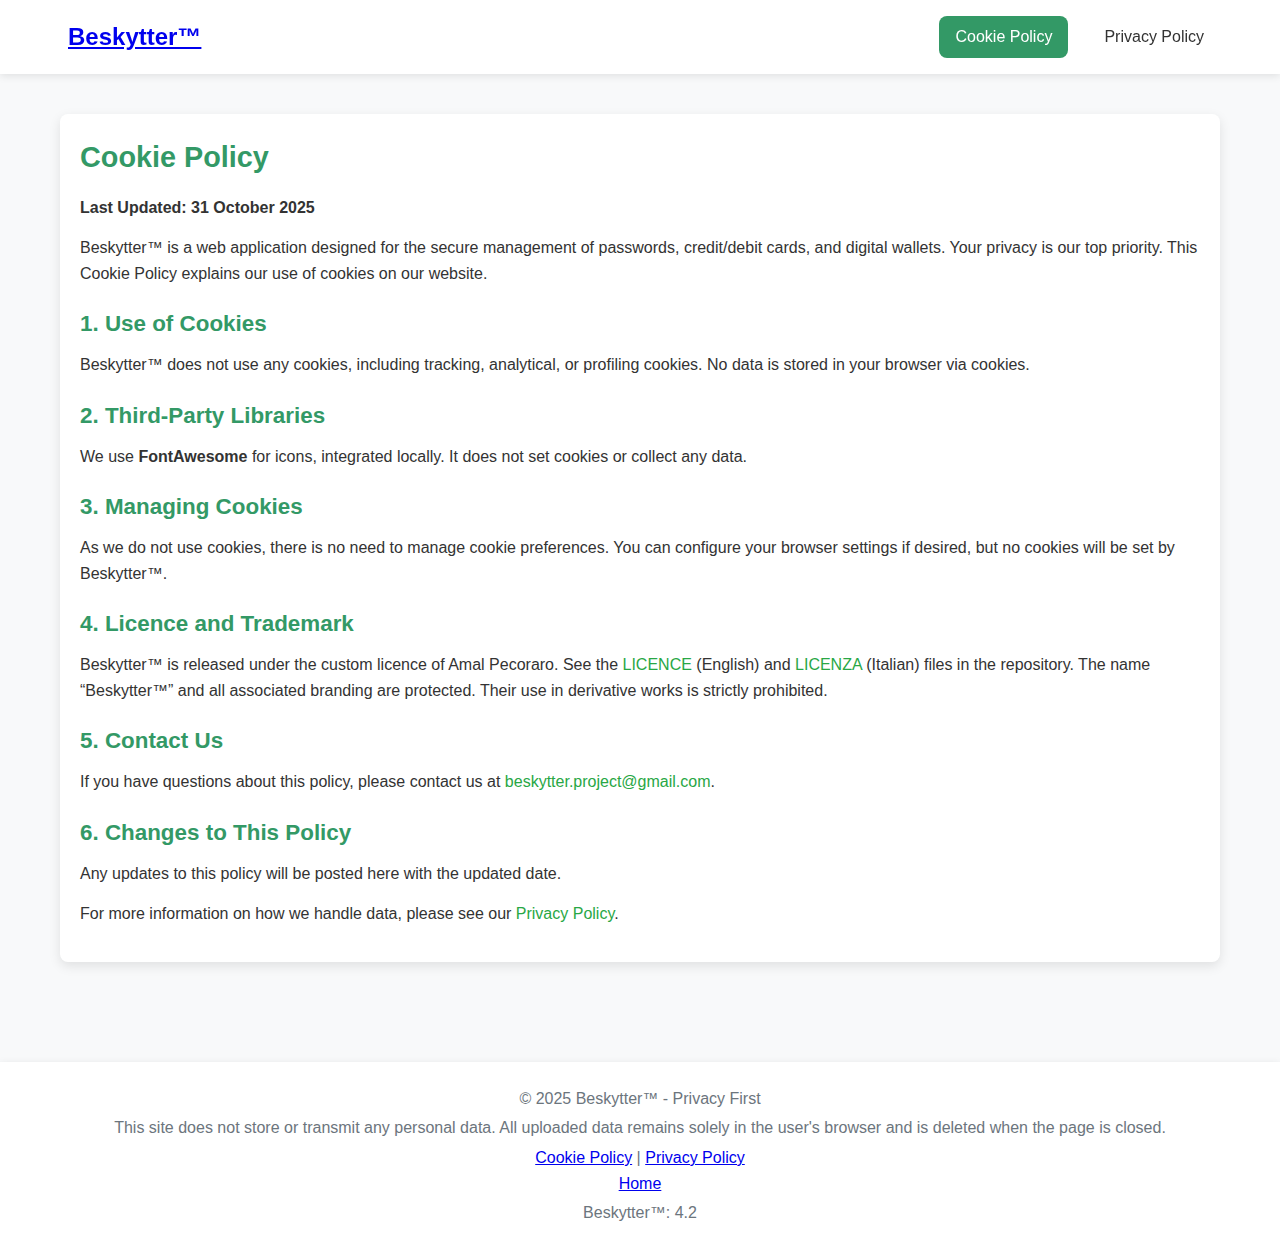
<file: cookie-policy.html>
<!DOCTYPE html>
<html lang="en-GB">
<head>
    <meta charset="UTF-8">
    <meta name="viewport" content="width=device-width, initial-scale=1.0">
    <title>Beskytter™ - Cookie Policy</title>
    <link rel="stylesheet" href="css/style.css?v=4.2">
    <link rel="stylesheet" href="css/policy.css?v=4.2">
    <link rel="stylesheet" href="https://cdnjs.cloudflare.com/ajax/libs/font-awesome/6.5.1/css/all.min.css" integrity="sha512-DTOQO9RWCH3ppGqcWaEA1BIZOC6xxalwEsw9c2QQeAIftl+Vegovlnee1c9QX4TctnWMn13TZye+giMm8e2LwA==" crossorigin="anonymous">
    <link rel="icon" href="assets/favicon.ico" type="image/x-icon">
    <link rel="apple-touch-icon" href="assets/apple-touch-icon.png">
    <link rel="icon" sizes="192x192" href="assets/android-icon.png">
    <link rel="icon" sizes="32x32" href="assets/favicon-32x32.png">
    <link rel="icon" sizes="16x16" href="assets/favicon-16x16.png">
</head>
<body>
    <nav class="navbar">
        <div class="nav-container">
            <a href="index.html?v=4.2">
                <div class="nav-logo">
                    <i class="fa-solid fa-file-lines"></i>
                    Beskytter™
                </div>
            </a>
            <div class="nav-links">
                <a href="cookie-policy.html?v=4.2" class="nav-link active">Cookie Policy</a>
                <a href="privacy-policy.html?v=4.2" class="nav-link">Privacy Policy</a>
            </div>
        </div>
    </nav>

    <main class="main-content">
        <div class="container">
            <section class="policy-section">
                <h2>Cookie Policy</h2>
                <p><strong>Last Updated: 31 October 2025</strong></p>
                <p>Beskytter™ is a web application designed for the secure management of passwords, credit/debit cards, and digital wallets. Your privacy is our top priority. This Cookie Policy explains our use of cookies on our website.</p>

                <h3>1. Use of Cookies</h3>
                <p>Beskytter™ does not use any cookies, including tracking, analytical, or profiling cookies. No data is stored in your browser via cookies.</p>

                <h3>2. Third-Party Libraries</h3>
                <p>We use <strong>FontAwesome</strong> for icons, integrated locally. It does not set cookies or collect any data.</p>

                <h3>3. Managing Cookies</h3>
                <p>As we do not use cookies, there is no need to manage cookie preferences. You can configure your browser settings if desired, but no cookies will be set by Beskytter™.</p>

                <h3>4. Licence and Trademark</h3>
                <p>Beskytter™ is released under the custom licence of Amal Pecoraro. See the <a href="https://github.com/PecoraroAmal/Beskytter/blob/main/LICENCE">LICENCE</a> (English) and <a href="https://github.com/PecoraroAmal/Beskytter/blob/main/LICENZA">LICENZA</a> (Italian) files in the repository. The name “Beskytter™” and all associated branding are protected. Their use in derivative works is strictly prohibited.</p>

                <h3>5. Contact Us</h3>
                <p>If you have questions about this policy, please contact us at <a href="mailto:beskytter.project@gmail.com">beskytter.project@gmail.com</a>.</p>

                <h3>6. Changes to This Policy</h3>
                <p>Any updates to this policy will be posted here with the updated date.</p>

                <p>For more information on how we handle data, please see our <a href="privacy-policy.html?v=4.2">Privacy Policy</a>.</p>
            </section>
        </div>
    </main>

    <footer class="footer">
        <div class="container">
            <p>&copy; 2025 Beskytter™ - Privacy First</p>
            <p>This site does not store or transmit any personal data. All uploaded data remains solely in the user's browser and is deleted when the page is closed.</p>
            <p>
                <a href="cookie-policy.html?v=4.2">Cookie Policy</a> |
                <a href="privacy-policy.html?v=4.2">Privacy Policy</a>
                <br>
                <a href="index.html?v=4.2">Home</a>
            </p>
        </div>
        <p>Beskytter™: 4.2</p>
    </footer>
</body>
</html>
</file>
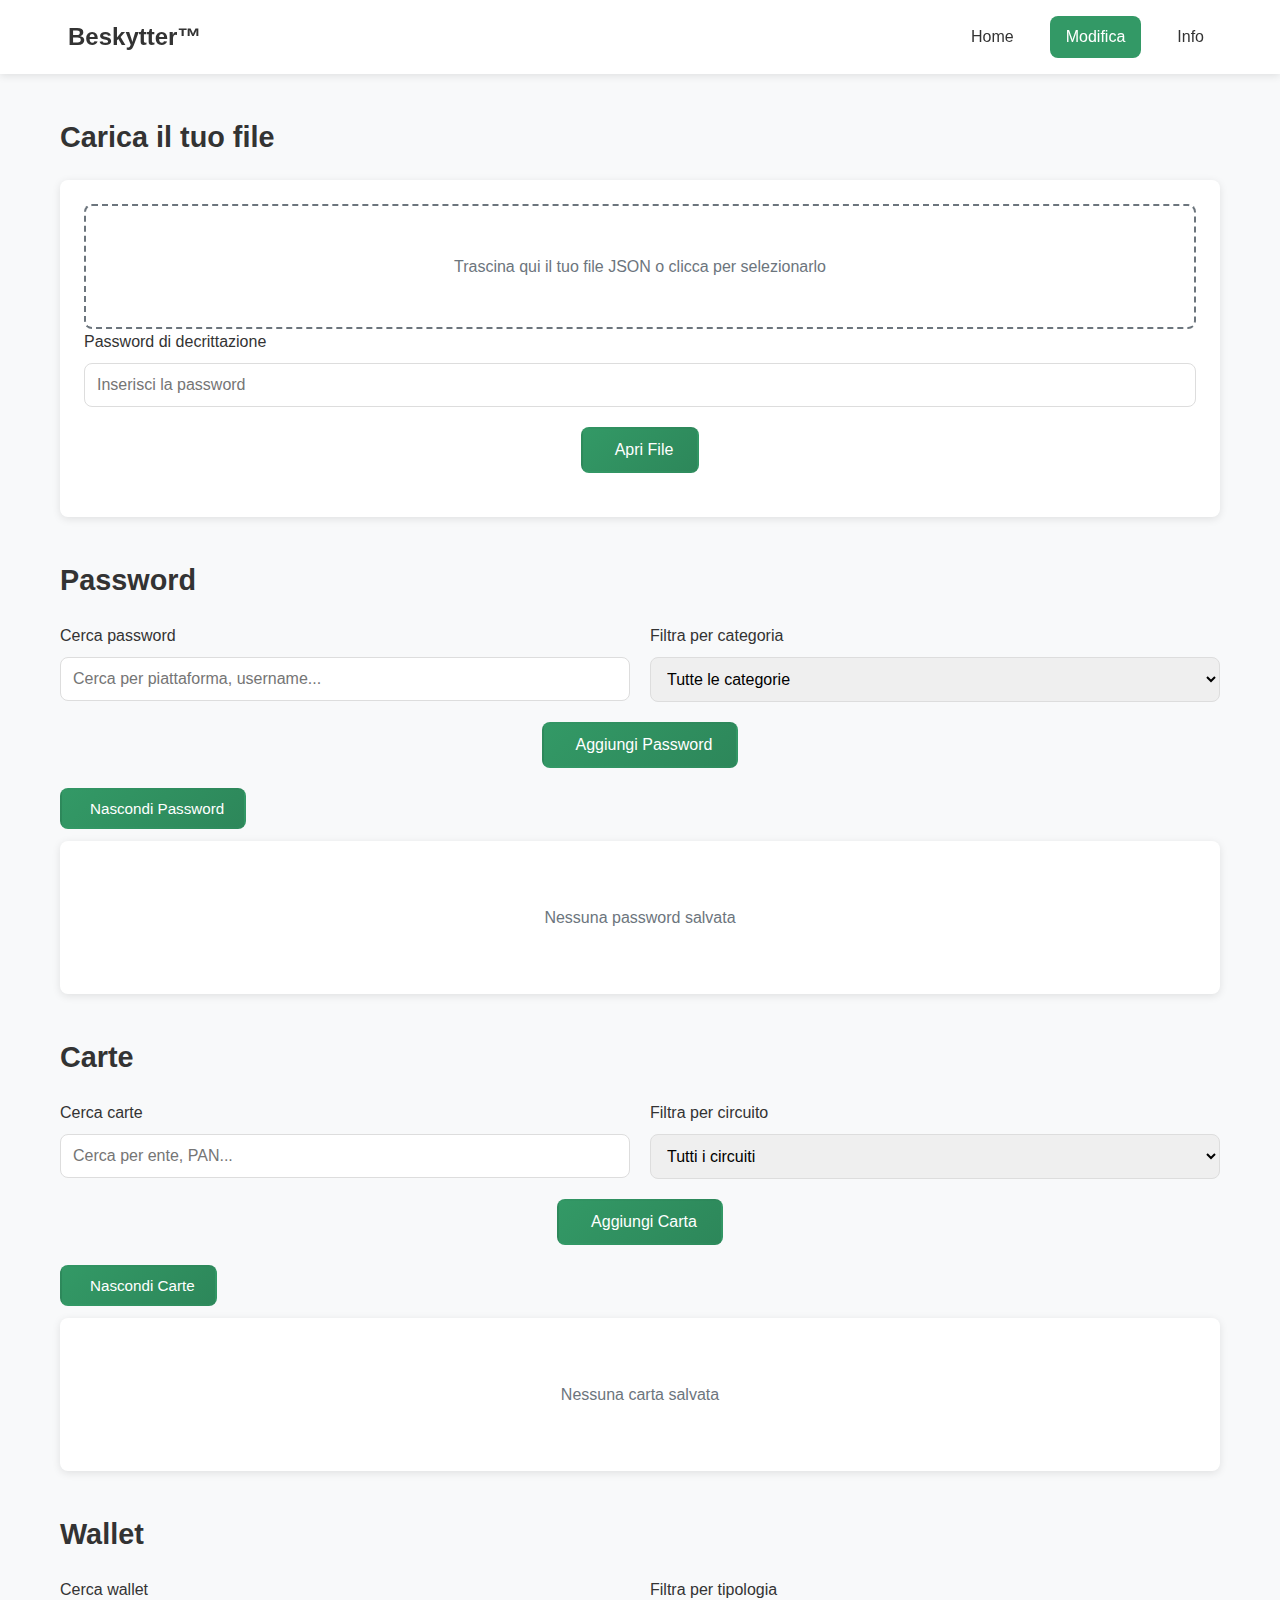
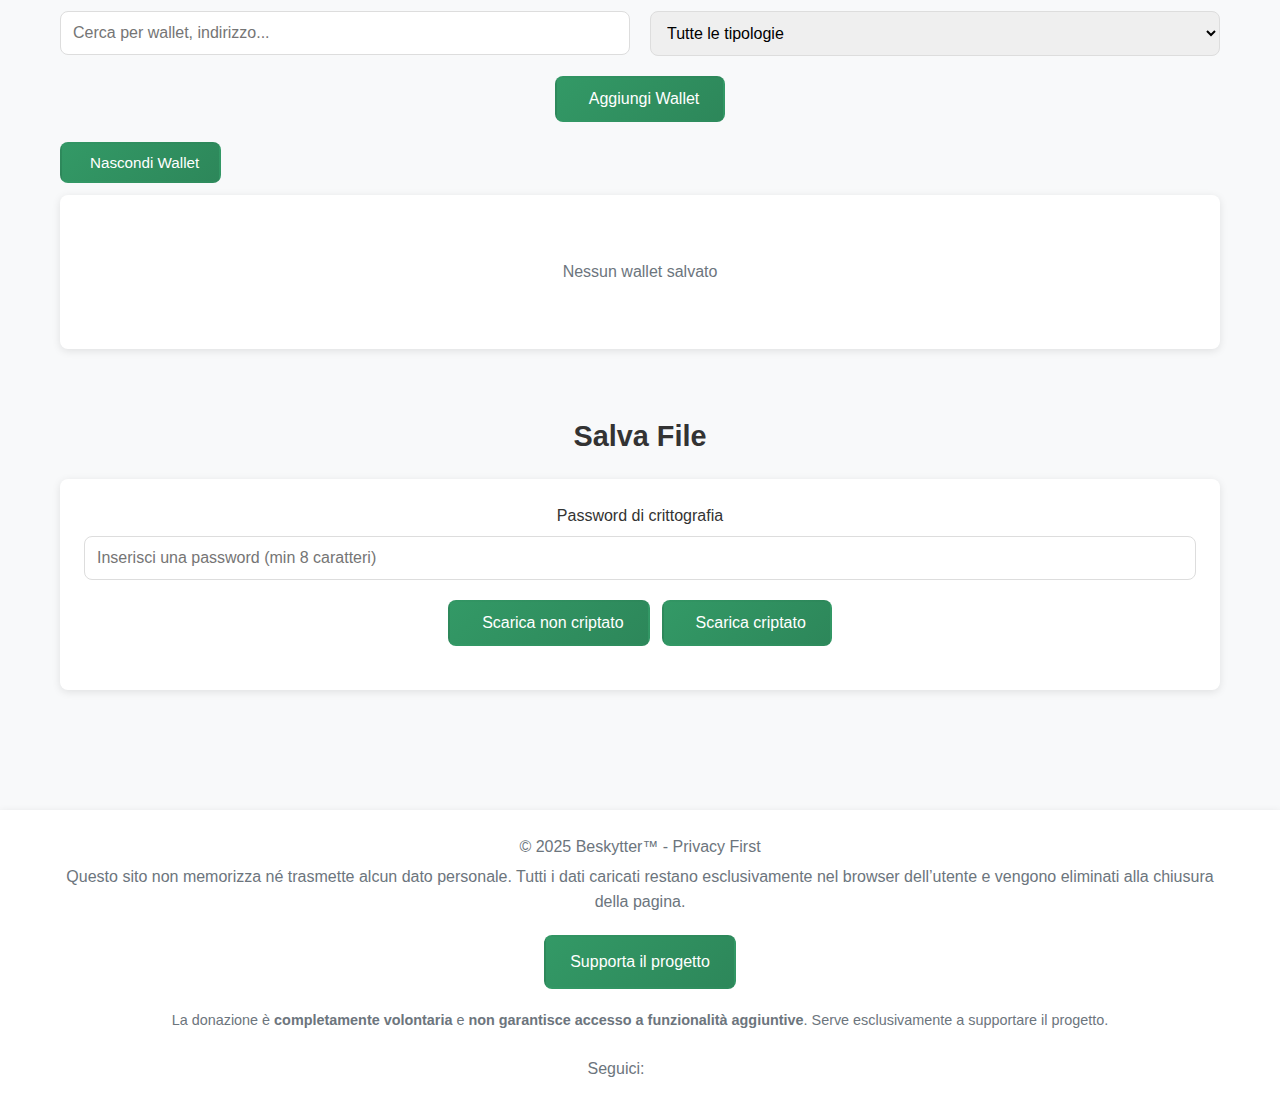
<file: edit.html>
<!DOCTYPE html>
<html lang="it">
<head>
    <meta charset="UTF-8">
    <meta name="viewport" content="width=device-width, initial-scale=1.0">
    <title>Beskytter™ - Modifica</title>
    <link rel="stylesheet" href="css/style.css"><link rel="stylesheet" href="https://cdnjs.cloudflare.com/ajax/libs/font-awesome/6.5.1/css/all.min.css" integrity="sha512-DTOQO9RWCH3ppGqcWaEA1BIZOC6xxalwEsw9c2QQeAIftl+Vegovlnee1c9QX4TctnWMn13TZye+giMm8e2LwA==" crossorigin="anonymous">
    <link rel="icon" href="assets/favicon.ico" type="image/x-icon">
    <link rel="apple-touch-icon" href="assets/apple-touch-icon.png">
    <link rel="icon" sizes="192x192" href="assets/android-icon.png">
    <link rel="icon" sizes="32x32" href="assets/favicon-32x32.png">
    <link rel="icon" sizes="16x16" href="assets/favicon-16x16.png">
</head>
<body>
    <nav class="navbar">
        <div class="nav-container">
             <div class="nav-logo">
                <i class="fa-solid fa-pen-to-square"></i>
                Beskytter™
            </div>
            <div class="nav-links">
                <a href="index.html" class="nav-link">Home</a>
                <a href="edit.html" class="nav-link active">Modifica</a>
                <a href="info.html" class="nav-link">Info</a>
            </div>
        </div>
    </nav>

    <main class="main-content">
        <div class="container">
            <section class="upload-section">
                <h2>Carica il tuo file</h2>
                <div class="form-card">
                    <div class="upload-zone" id="uploadZone">
                        <input type="file" id="fileInput" accept=".json">
                        <p>Trascina qui il tuo file JSON o clicca per selezionarlo</p>
                        <p class="file-name"></p>
                    </div>
                    <div class="form-row">
                        <div class="form-group">
                            <label for="decryptPassword">Password di decrittazione</label>
                            <input type="password" id="decryptPassword" class="input-field" placeholder="Inserisci la password">
                        </div>
                    </div>
                    <div class="btn-container">
                        <button class="btn btn-primary" id="decryptBtn">
                            <i class="fas fa-unlock"></i> Apri File
                        </button>
                    </div>
                </div>
            </section>

            <section class="edit-section">
                <h2>Password</h2>
                    <div class="form-row">
                        <div class="form-group">
                            <label for="passwordSearchInput">Cerca password</label>
                            <input type="text" id="passwordSearchInput" class="search-input" placeholder="Cerca per piattaforma, username...">
                        </div>
                        <div class="form-group">
                            <label for="categoryFilter">Filtra per categoria</label>
                            <select id="categoryFilter" class="select-field">
                                <option value="">Tutte le categorie</option>
                            </select>
                        </div>
                    </div>
                    <div class="btn-container">
                        <button class="btn btn-primary" id="addPasswordBtn">
                            <i class="fas fa-plus"></i> Aggiungi Password
                        </button>
                    </div>
                    <button class="toggle-btn" id="togglePasswordBtn">
                        <i class="fas fa-eye-slash"></i> Nascondi Password
                    </button>
                    <div id="passwordContainer" class="preview-card">
                        <div class="empty-state">
                            <i class="fas fa-lock"></i>
                            <p>Nessuna password salvata</p>
                        </div>
                    </div>
            </section>

            <section class="edit-section">
                <h2>Carte</h2>
                    <div class="form-row">
                        <div class="form-group">
                            <label for="cardSearchInput">Cerca carte</label>
                            <input type="text" id="cardSearchInput" class="search-input" placeholder="Cerca per ente, PAN...">
                        </div>
                        <div class="form-group">
                            <label for="circuitFilter">Filtra per circuito</label>
                            <select id="circuitFilter" class="select-field">
                                <option value="">Tutti i circuiti</option>
                            </select>
                        </div>
                    </div>
                    <div class="btn-container">
                        <button class="btn btn-primary" id="addCardBtn">
                            <i class="fas fa-plus"></i> Aggiungi Carta
                        </button>
                    </div>
                    <button class="toggle-btn" id="toggleCardBtn">
                        <i class="fas fa-eye-slash"></i> Nascondi Carte
                    </button>
                    <div id="cardContainer" class="preview-card">
                        <div class="empty-state">
                            <i class="fas fa-credit-card"></i>
                            <p>Nessuna carta salvata</p>
                        </div>
                    </div>
            </section>

            <section class="edit-section">
                <h2>Wallet</h2>
                    <div class="form-row">
                        <div class="form-group">
                            <label for="walletSearchInput">Cerca wallet</label>
                            <input type="text" id="walletSearchInput" class="search-input" placeholder="Cerca per wallet, indirizzo...">
                        </div>
                        <div class="form-group">
                            <label for="typeFilter">Filtra per tipologia</label>
                            <select id="typeFilter" class="select-field">
                                <option value="">Tutte le tipologie</option>
                            </select>
                        </div>
                    </div>
                    <div class="btn-container">
                        <button class="btn btn-primary" id="addWalletBtn">
                            <i class="fas fa-plus"></i> Aggiungi Wallet
                        </button>
                    </div>
                    <button class="toggle-btn" id="toggleWalletBtn">
                        <i class="fas fa-eye-slash"></i> Nascondi Wallet
                    </button>
                    <div id="walletContainer" class="preview-card">
                        <div class="empty-state">
                            <i class="fas fa-wallet"></i>
                            <p>Nessun wallet salvato</p>
                        </div>
                    </div>
            </section>

            <section class="download-section">
                <h2>Salva File</h2>
                <div class="form-card">
                    <div class="form-row">
                        <div class="form-group">
                            <label for="encryptPassword">Password di crittografia</label>
                            <input type="password" id="encryptPassword" class="input-field" placeholder="Inserisci una password (min 8 caratteri)">
                        </div>
                    </div>
                    <div class="btn-container">
                        <button class="btn btn-primary" id="downloadPlainBtn">
                            <i class="fas fa-download"></i> Scarica non criptato
                        </button>
                        <button class="btn btn-primary" id="downloadEncryptedBtn">
                            <i class="fas fa-lock"></i> Scarica criptato
                        </button>
                    </div>
                </div>
            </section>

            <!-- Modale per la modifica -->
            <div class="modal" id="editModal">
                <div class="modal-content">
                    <h3>Modifica Elemento</h3>
                    <div id="editFormContainer"></div>
                    <div class="btn-container">
                        <button class="btn btn-primary" id="saveEditBtn">
                            <i class="fas fa-save"></i> Salva
                        </button>
                        <button class="btn btn-secondary" id="cancelEditBtn">
                            <i class="fas fa-times"></i> Annulla
                        </button>
                    </div>
                </div>
            </div>
        </div>
    </main>

    <!-- Footer -->
    <footer class="footer">
        <div class="container">
            <p>&copy; 2025 Beskytter™ - Privacy First</p>
            <p>Questo sito non memorizza né trasmette alcun dato personale. Tutti i dati caricati restano esclusivamente nel browser dell’utente e vengono eliminati alla chiusura della pagina.</p>
            <p>
                <a href="https://www.paypal.com/donate/?hosted_button_id=5Z5N9EBJERXC6" target="_blank" class="donation-button">
                    Supporta il progetto
                </a>
            </p>
            <p class="donation-note">
                La donazione è <strong>completamente volontaria</strong> e <strong>non garantisce accesso a funzionalità aggiuntive</strong>. Serve esclusivamente a supportare il progetto.
            </p>
            <div class="social-links">
                <p class="social-label">Seguici:</p>
                <a href="https://www.facebook.com/profile.php?id=61582398389771" target="_blank" class="social-link">
                    <i class="fab fa-facebook"></i>
                </a>
                <a href="https://www.instagram.com/beskytterofficial/" target="_blank" class="social-link">
                    <i class="fab fa-instagram"></i>
                </a>
                <a href="https://www.linkedin.com/company/beskytter%E2%84%A2/?viewAsMember=true" target="_blank" class="social-link">
                    <i class="fab fa-linkedin"></i>
                </a>
                <a href="https://x.com/BeskytterTM" target="_blank" class="social-link">
                    <i class="fab fa-x-twitter"></i>
                </a>
            </div>
        </div>
    </footer>

    <script src="js/crypto.js"></script>
    <script src="js/edit.js"></script>
</body>
</html>
</file>
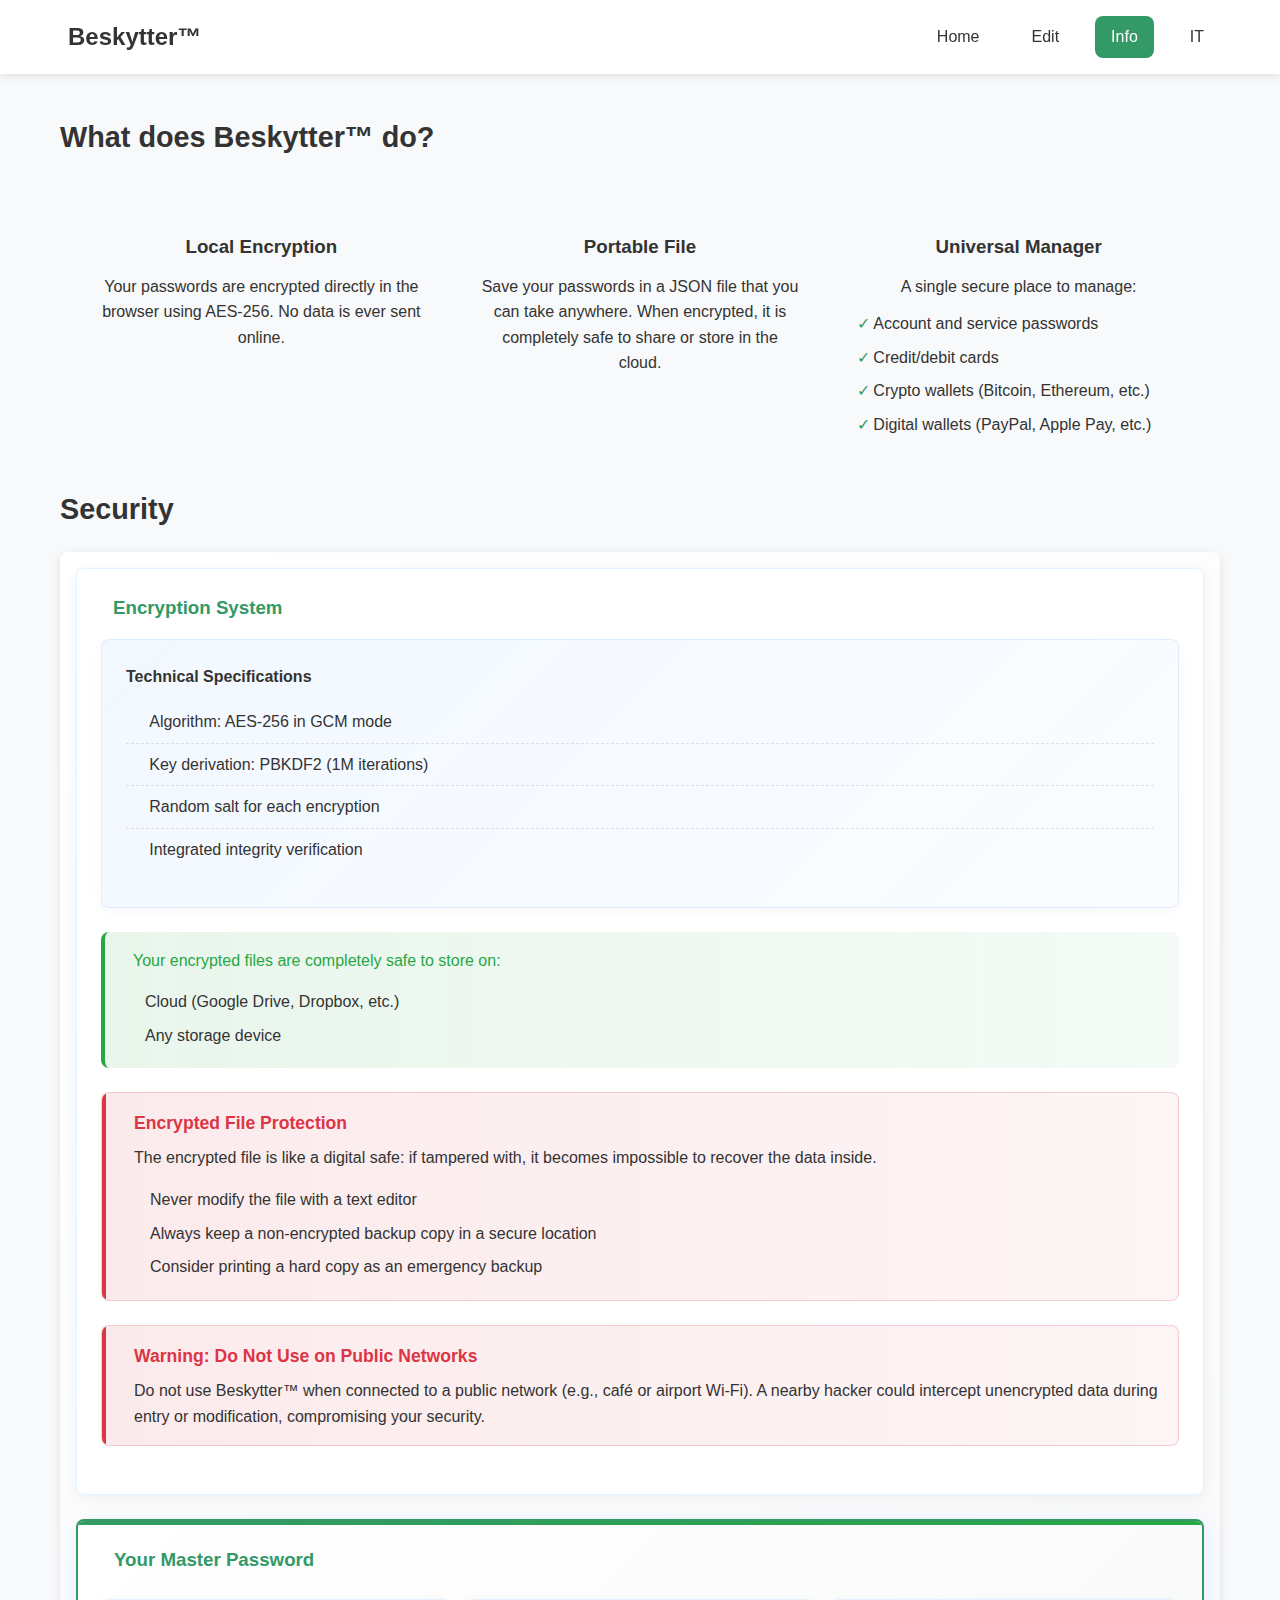
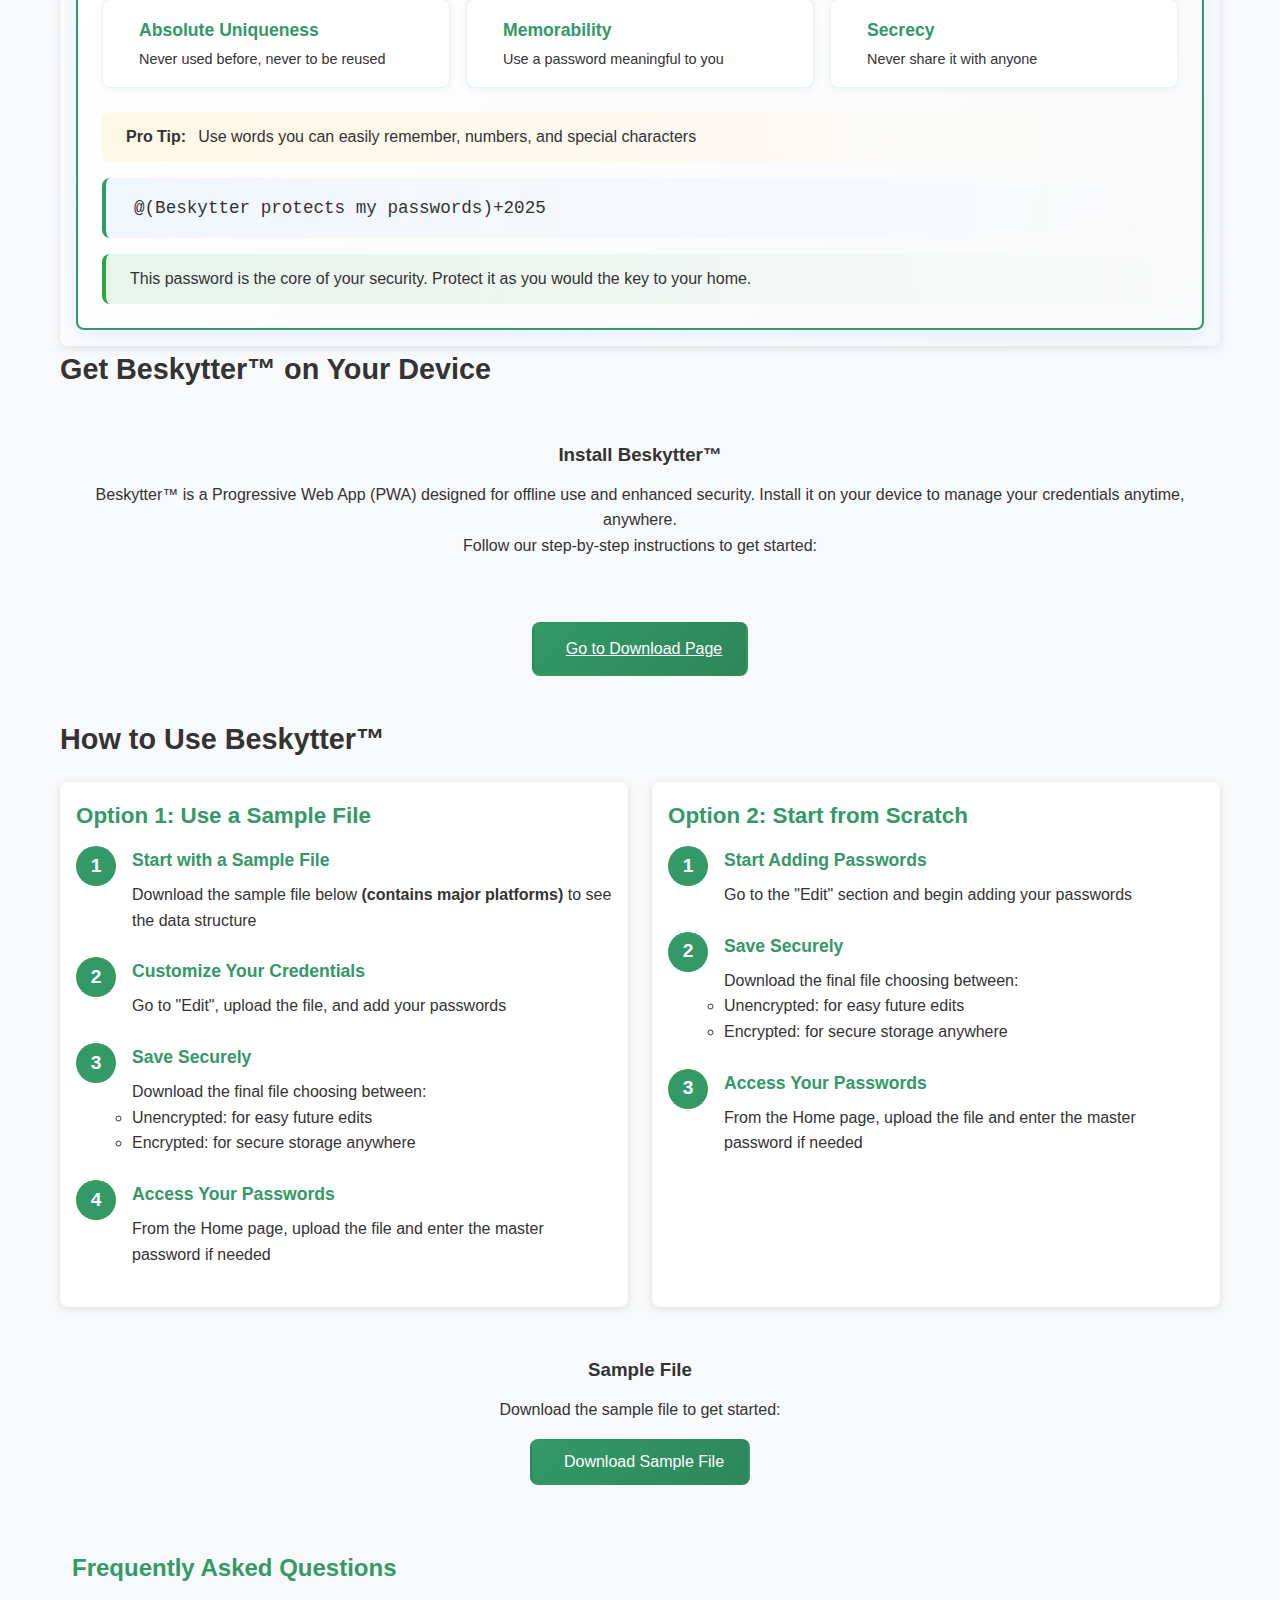
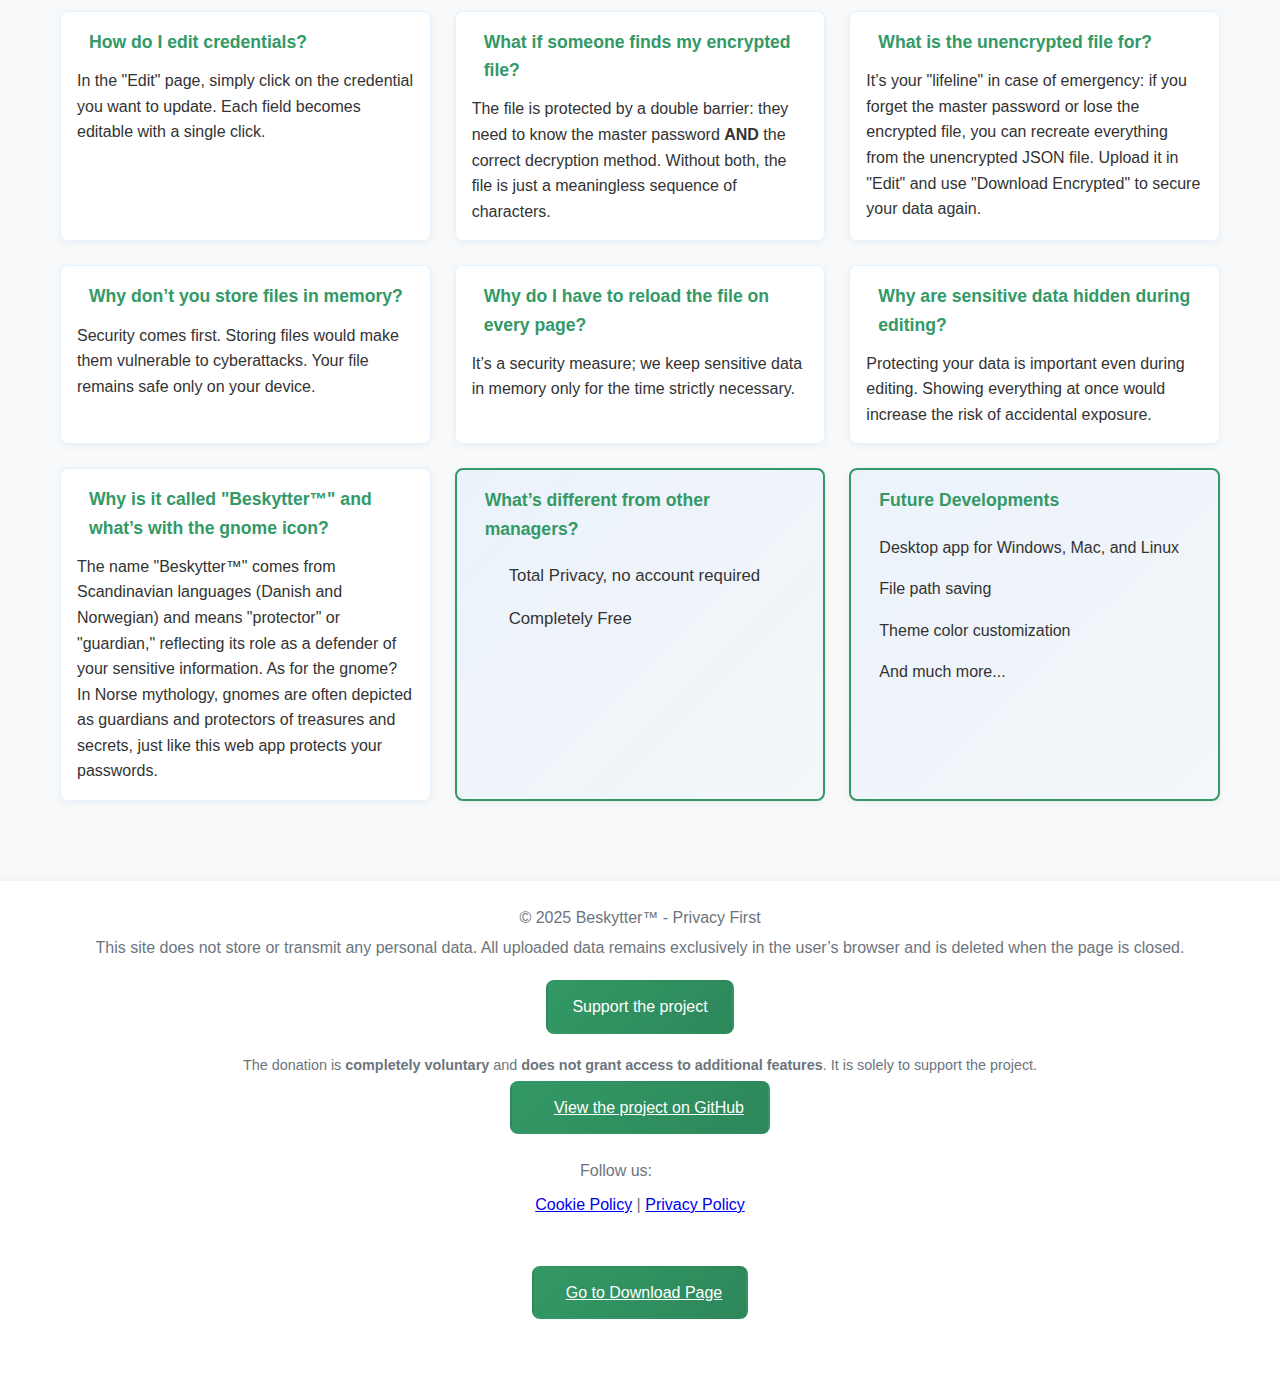
<file: info.html>
<!DOCTYPE html>
<html lang="en">
<head>
    <meta charset="UTF-8">
    <meta name="viewport" content="width=device-width, initial-scale=1.0">
    <title>Info - Beskytter™</title>
    <link rel="stylesheet" href="https://cdnjs.cloudflare.com/ajax/libs/font-awesome/6.5.1/css/all.min.css" integrity="sha512-DTOQO9RWCH3ppGqcWaEA1BIZOC6xxalwEsw9c2QQeAIftl+Vegovlnee1c9QX4TctnWMn13TZye+giMm8e2LwA==" crossorigin="anonymous">
    <link rel="stylesheet" href="css/style.css">
    <link rel="icon" href="assets/favicon.ico" type="image/x-icon">
    <link rel="apple-touch-icon" href="assets/apple-touch-icon.png">
    <link rel="icon" sizes="192x192" href="assets/android-icon.png">
    <link rel="icon" sizes="32x32" href="assets/favicon-32x32.png">
    <link rel="icon" sizes="16x16" href="assets/favicon-16x16.png">
</head>
<body>
    <nav class="navbar">
        <div class="nav-container">
            <div class="nav-logo">
                <i class="fa-solid fa-circle-info"></i>
                Beskytter™
            </div>
            <div class="nav-links">
                <a href="index.html" class="nav-link">Home</a>
                <a href="edit.html" class="nav-link">Edit</a>
                <a href="info.html" class="nav-link active">Info</a>
                <a href="informazioni.html" class="nav-link-language">IT</a>
            </div>
        </div>
    </nav>

    <main class="main-content">
        <div class="container">
            <section class="info-section">
                <h2>What does Beskytter™ do?</h2>
                <div class="info-card feature-card">
                    <div class="feature-item">
                        <i class="fas fa-shield-alt"></i>
                        <h3>Local Encryption</h3>
                        <p>Your passwords are encrypted directly in the browser using AES-256. No data is ever sent online.</p>
                    </div>
                    <div class="feature-item">
                        <i class="fas fa-file-export"></i>
                        <h3>Portable File</h3>
                        <p>Save your passwords in a JSON file that you can take anywhere. When encrypted, it is completely safe to share or store in the cloud.</p>
                    </div>
                    <div class="feature-item">
                        <i class="fas fa-wallet"></i>
                        <h3>Universal Manager</h3>
                        <p>A single secure place to manage:</p>
                        <ul class="feature-list">
                            <li>Account and service passwords</li>
                            <li>Credit/debit cards</li>
                            <li>Crypto wallets (Bitcoin, Ethereum, etc.)</li>
                            <li>Digital wallets (PayPal, Apple Pay, etc.)</li>
                        </ul>
                    </div>
                </div>
            </section>

            <section class="info-section">
                <h2>Security</h2>
                <div class="security-card">
                    <div class="security-box">
                        <div class="security-title">
                            <i class="fas fa-shield-alt"></i>
                            <h3>Encryption System</h3>
                        </div>

                        <div class="encryption-details">
                            <div>
                                <h4>Technical Specifications</h4>
                                <ul class="encryption-features">
                                    <li>Algorithm: AES-256 in GCM mode</li>
                                    <li>Key derivation: PBKDF2 (1M iterations)</li>
                                    <li>Random salt for each encryption</li>
                                    <li>Integrated integrity verification</li>
                                </ul>
                            </div>
                        </div>

                        <div class="security-note">
                            <p><i class="fas fa-cloud-upload-alt"></i> Your encrypted files are completely safe to store on:</p>
                            <ul class="storage-options">
                                <li>Cloud (Google Drive, Dropbox, etc.)</li>
                                <li>Any storage device</li>
                            </ul>
                        </div>

                        <div class="warning-note">
                            <i class="fas fa-exclamation-triangle"></i>
                            <div>
                                <h4>Encrypted File Protection</h4>
                                <p>The encrypted file is like a digital safe: if tampered with, it becomes impossible to recover the data inside.</p>
                                <ul>
                                    <li>Never modify the file with a text editor</li>
                                    <li>Always keep a non-encrypted backup copy in a secure location</li>
                                    <li>Consider printing a hard copy as an emergency backup</li>
                                </ul>
                            </div>
                        </div>

                        <div class="warning-note">
                            <i class="fas fa-exclamation-triangle"></i>
                            <div>
                                <h4>Warning: Do Not Use on Public Networks</h4>
                                <p>Do not use Beskytter™ when connected to a public network (e.g., café or airport Wi-Fi). A nearby hacker could intercept unencrypted data during entry or modification, compromising your security.</p>
                            </div>
                        </div>
                    </div>

                    <div class="master-password-box">
                        <div class="security-title">
                            <i class="fas fa-key"></i>
                            <h3>Your Master Password</h3>
                        </div>

                        <div class="master-password-requirements">
                            <div class="requirement-item">
                                <i class="fas fa-fingerprint"></i>
                                <div>
                                    <h4>Absolute Uniqueness</h4>
                                    <p>Never used before, never to be reused</p>
                                </div>
                            </div>
                            <div class="requirement-item">
                                <i class="fas fa-brain"></i>
                                <div>
                                    <h4>Memorability</h4>
                                    <p>Use a password meaningful to you</p>
                                </div>
                            </div>
                            <div class="requirement-item">
                                <i class="fas fa-user-shield"></i>
                                <div>
                                    <h4>Secrecy</h4>
                                    <p>Never share it with anyone</p>
                                </div>
                            </div>
                        </div>

                        <p class="tip"><i class="fas fa-lightbulb"></i> <strong>Pro Tip:</strong> Use words you can easily remember, numbers, and special characters</p>

                        <div class="example-passphrase">
                            <i class="fas fa-quote-left"></i>
                            @(Beskytter protects my passwords)+2025
                            <i class="fas fa-quote-right"></i>
                        </div>
                        
                        <p class="master-password-note">
                            <i class="fas fa-lock"></i>
                            This password is the core of your security. Protect it as you would the key to your home.
                        </p>
                    </div>
                </div>
            </section>

            <section class="info-section">
                <h2>Get Beskytter™ on Your Device</h2>
                <div class="info-card">
                    <div class="feature-item">
                        <i class="fas fa-mobile-alt"></i>
                        <h3>Install Beskytter™</h3>
                        <p>Beskytter™ is a Progressive Web App (PWA) designed for offline use and enhanced security. Install it on your device to manage your credentials anytime, anywhere.</p>
                        <p>Follow our step-by-step instructions to get started:</p>
                    </div>
                    <div class="download-section">
                        <a href="download.html" class="btn btn-primary">
                            <i class="fas fa-download"></i> Go to Download Page
                        </a>
                    </div>
                </div>
            </section>

            <section class="info-section">
                <h2>How to Use Beskytter™</h2>
                <div class="info-card">
                    <div class="workflow-container">
                        <div class="workflow-option">
                            <h3>Option 1: Use a Sample File</h3>
                            <ol class="workflow-list">
                                <li class="workflow-item">
                                    <span class="workflow-step">1</span>
                                    <div>
                                        <h4>Start with a Sample File</h4>
                                        <p>Download the sample file below <b>(contains major platforms)</b> to see the data structure</p>
                                    </div>
                                </li>
                                <li class="workflow-item">
                                    <span class="workflow-step">2</span>
                                    <div>
                                        <h4>Customize Your Credentials</h4>
                                        <p>Go to "Edit", upload the file, and add your passwords</p>
                                    </div>
                                </li>
                                <li class="workflow-item">
                                    <span class="workflow-step">3</span>
                                    <div>
                                        <h4>Save Securely</h4>
                                        <p>Download the final file choosing between:
                                        <ul>
                                            <li>Unencrypted: for easy future edits</li>
                                            <li>Encrypted: for secure storage anywhere</li>
                                        </ul>
                                        </p>
                                    </div>
                                </li>
                                <li class="workflow-item">
                                    <span class="workflow-step">4</span>
                                    <div>
                                        <h4>Access Your Passwords</h4>
                                        <p>From the Home page, upload the file and enter the master password if needed</p>
                                    </div>
                                </li>
                            </ol>
                        </div>
                        <div class="workflow-option">
                            <h3>Option 2: Start from Scratch</h3>
                            <ol class="workflow-list">
                                <li class="workflow-item">
                                    <span class="workflow-step">1</span>
                                    <div>
                                        <h4>Start Adding Passwords</h4>
                                        <p>Go to the "Edit" section and begin adding your passwords</p>
                                    </div>
                                </li>
                                <li class="workflow-item">
                                    <span class="workflow-step">2</span>
                                    <div>
                                        <h4>Save Securely</h4>
                                        <p>Download the final file choosing between:
                                        <ul>
                                            <li>Unencrypted: for easy future edits</li>
                                            <li>Encrypted: for secure storage anywhere</li>
                                        </ul>
                                        </p>
                                    </div>
                                </li>
                                <li class="workflow-item">
                                    <span class="workflow-step">3</span>
                                    <div>
                                        <h4>Access Your Passwords</h4>
                                        <p>From the Home page, upload the file and enter the master password if needed</p>
                                    </div>
                                </li>
                            </ol>
                        </div>
                    </div>

                    <div class="download-section">
                        <h3>Sample File</h3>
                        <p>Download the sample file to get started:</p>
                        <button id="downloadExample" class="btn btn-primary">
                            <i class="fas fa-download"></i>
                            Download Sample File
                        </button>
                    </div>

                    <div class="faq-section">
                        <h3><i class="fas fa-question-circle"></i> Frequently Asked Questions</h3>
                        <div class="faq-grid">
                            <div class="faq-item">
                                <h4><i class="fas fa-edit"></i> How do I edit credentials?</h4>
                                <p>In the "Edit" page, simply click on the credential you want to update. Each field becomes editable with a single click.</p>
                            </div>
                            <div class="faq-item">
                                <h4><i class="fas fa-shield-alt"></i> What if someone finds my encrypted file?</h4>
                                <p>The file is protected by a double barrier: they need to know the master password <strong>AND</strong> the correct decryption method. Without both, the file is just a meaningless sequence of characters.</p>
                            </div>
                            <div class="faq-item">
                                <h4><i class="fas fa-file-alt"></i> What is the unencrypted file for?</h4>
                                <p>It’s your "lifeline" in case of emergency: if you forget the master password or lose the encrypted file, you can recreate everything from the unencrypted JSON file. Upload it in "Edit" and use "Download Encrypted" to secure your data again.</p>
                            </div>
                            <div class="faq-item">
                                <h4><i class="fas fa-server"></i> Why don’t you store files in memory?</h4>
                                <p>Security comes first. Storing files would make them vulnerable to cyberattacks. Your file remains safe only on your device.</p>
                            </div>
                            <div class="faq-item">
                                <h4><i class="fas fa-sync"></i> Why do I have to reload the file on every page?</h4>
                                <p>It’s a security measure; we keep sensitive data in memory only for the time strictly necessary.</p>
                            </div>
                            <div class="faq-item">
                                <h4><i class="fas fa-eye-slash"></i> Why are sensitive data hidden during editing?</h4>
                                <p>Protecting your data is important even during editing. Showing everything at once would increase the risk of accidental exposure.</p>
                            </div>
                            <div class="faq-item">
                                <h4><i class="fas fa-shield-alt"></i> Why is it called "Beskytter™" and what’s with the gnome icon?</h4>
                                <p>The name "Beskytter™" comes from Scandinavian languages (Danish and Norwegian) and means "protector" or "guardian," reflecting its role as a defender of your sensitive information. As for the gnome? In Norse mythology, gnomes are often depicted as guardians and protectors of treasures and secrets, just like this web app protects your passwords.</p>
                            </div>
                            <div class="faq-item highlight">
                                <h4><i class="fas fa-star"></i> What’s different from other managers?</h4>
                                <ul class="feature-comparison">
                                    <li><i class="fas fa-user-shield"></i> Total Privacy, no account required</li>
                                    <li><i class="fas fa-gift"></i> Completely Free</li>
                                </ul>
                            </div>
                            <div class="faq-item highlight">
                                <h4><i class="fas fa-rocket"></i> Future Developments</h4>
                                <ul class="future-features">
                                    <li><i class="fas fa-desktop"></i> Desktop app for Windows, Mac, and Linux</li>
                                    <li><i class="fas fa-folder"></i> File path saving</li>
                                    <li><i class="fas fa-palette"></i> Theme color customization</li>
                                    <li><i class="fas fa-plus-circle"></i> And much more...</li>
                                </ul>
                            </div>
                        </div>
                    </div>
                </div>
            </section>             
        </div>
    </main>

    <footer class="footer">
        <div class="container">
            <p>&copy; 2025 Beskytter™ - Privacy First</p>
            <p>This site does not store or transmit any personal data. All uploaded data remains exclusively in the user’s browser and is deleted when the page is closed.</p>
            <p>
                <a href="https://www.paypal.com/donate/?hosted_button_id=5Z5N9EBJERXC6" target="_blank" class="donation-button">
                    Support the project
                </a>
            </p>
            <p class="donation-note">
                The donation is <strong>completely voluntary</strong> and <strong>does not grant access to additional features</strong>. It is solely to support the project.
            </p>
            <p>
                <a href="https://github.com/PecoraroAmal/Beskytter" target="_blank" class="btn btn-primary">
                    <i class="fab fa-github"></i> View the project on GitHub
                </a>
            </p>
            <div class="social-links">
                <p class="social-label">Follow us:</p>
                <a href="https://www.facebook.com/profile.php?id=61582398389771" target="_blank" class="social-link">
                    <i class="fab fa-facebook"></i>
                </a>
                <a href="https://www.instagram.com/beskytterofficial/" target="_blank" class="social-link">
                    <i class="fab fa-instagram"></i>
                </a>
                <a href="https://www.linkedin.com/company/beskytter%E2%84%A2/?viewAsMember=true" target="_blank" class="social-link">
                    <i class="fab fa-linkedin"></i>
                </a>
                <a href="https://x.com/BeskytterTM" target="_blank" class="social-link">
                    <i class="fab fa-x-twitter"></i>
                </a>
            </div>
            <p>
                <a href="cookie-policy.html">Cookie Policy</a> |
                <a href="privacy-policy.html">Privacy Policy</a>
            </p>
            <div class="download-section">
                <a href="download.html" class="btn btn-primary">
                    <i class="fas fa-download"></i> Go to Download Page
                </a>
            </div>
        </div>
    </footer>
    <script src="js/crypto.js"></script>
    <script src="js/info.js"></script>
</body>
</html>
</file>
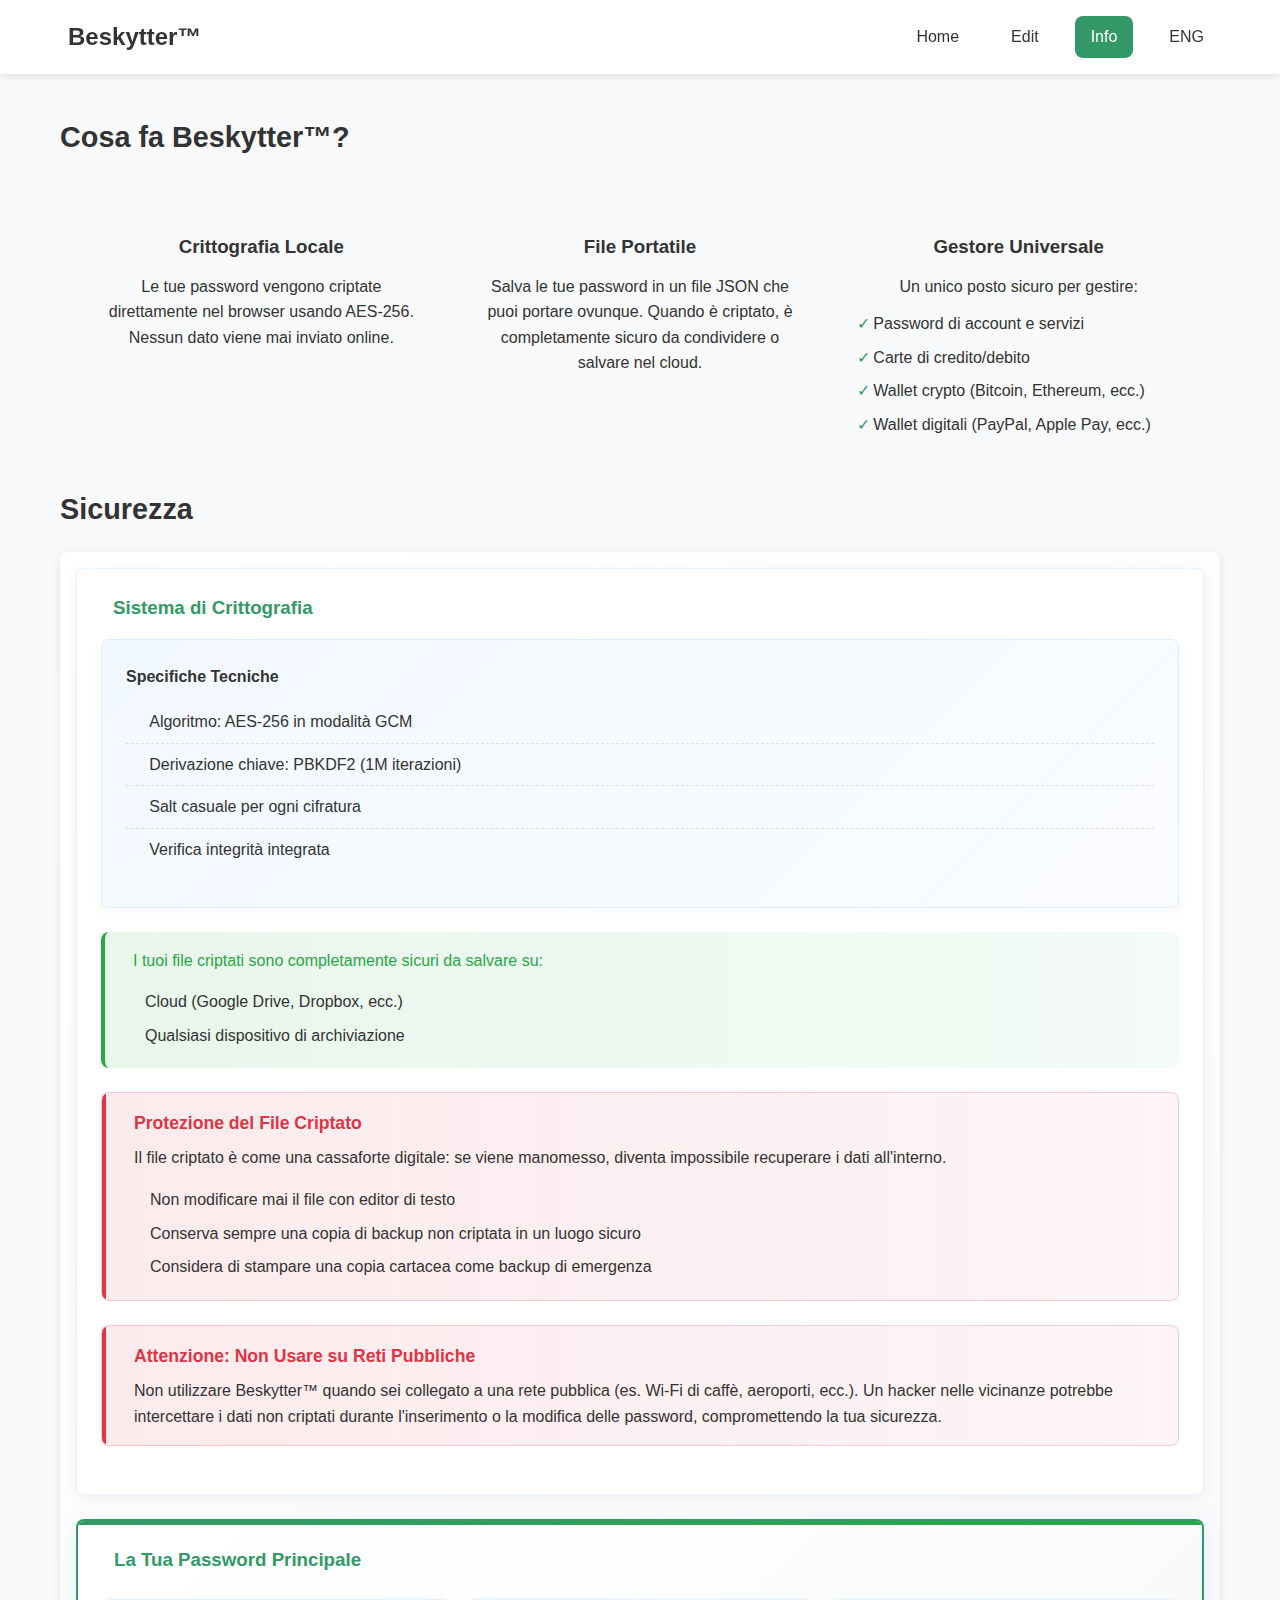
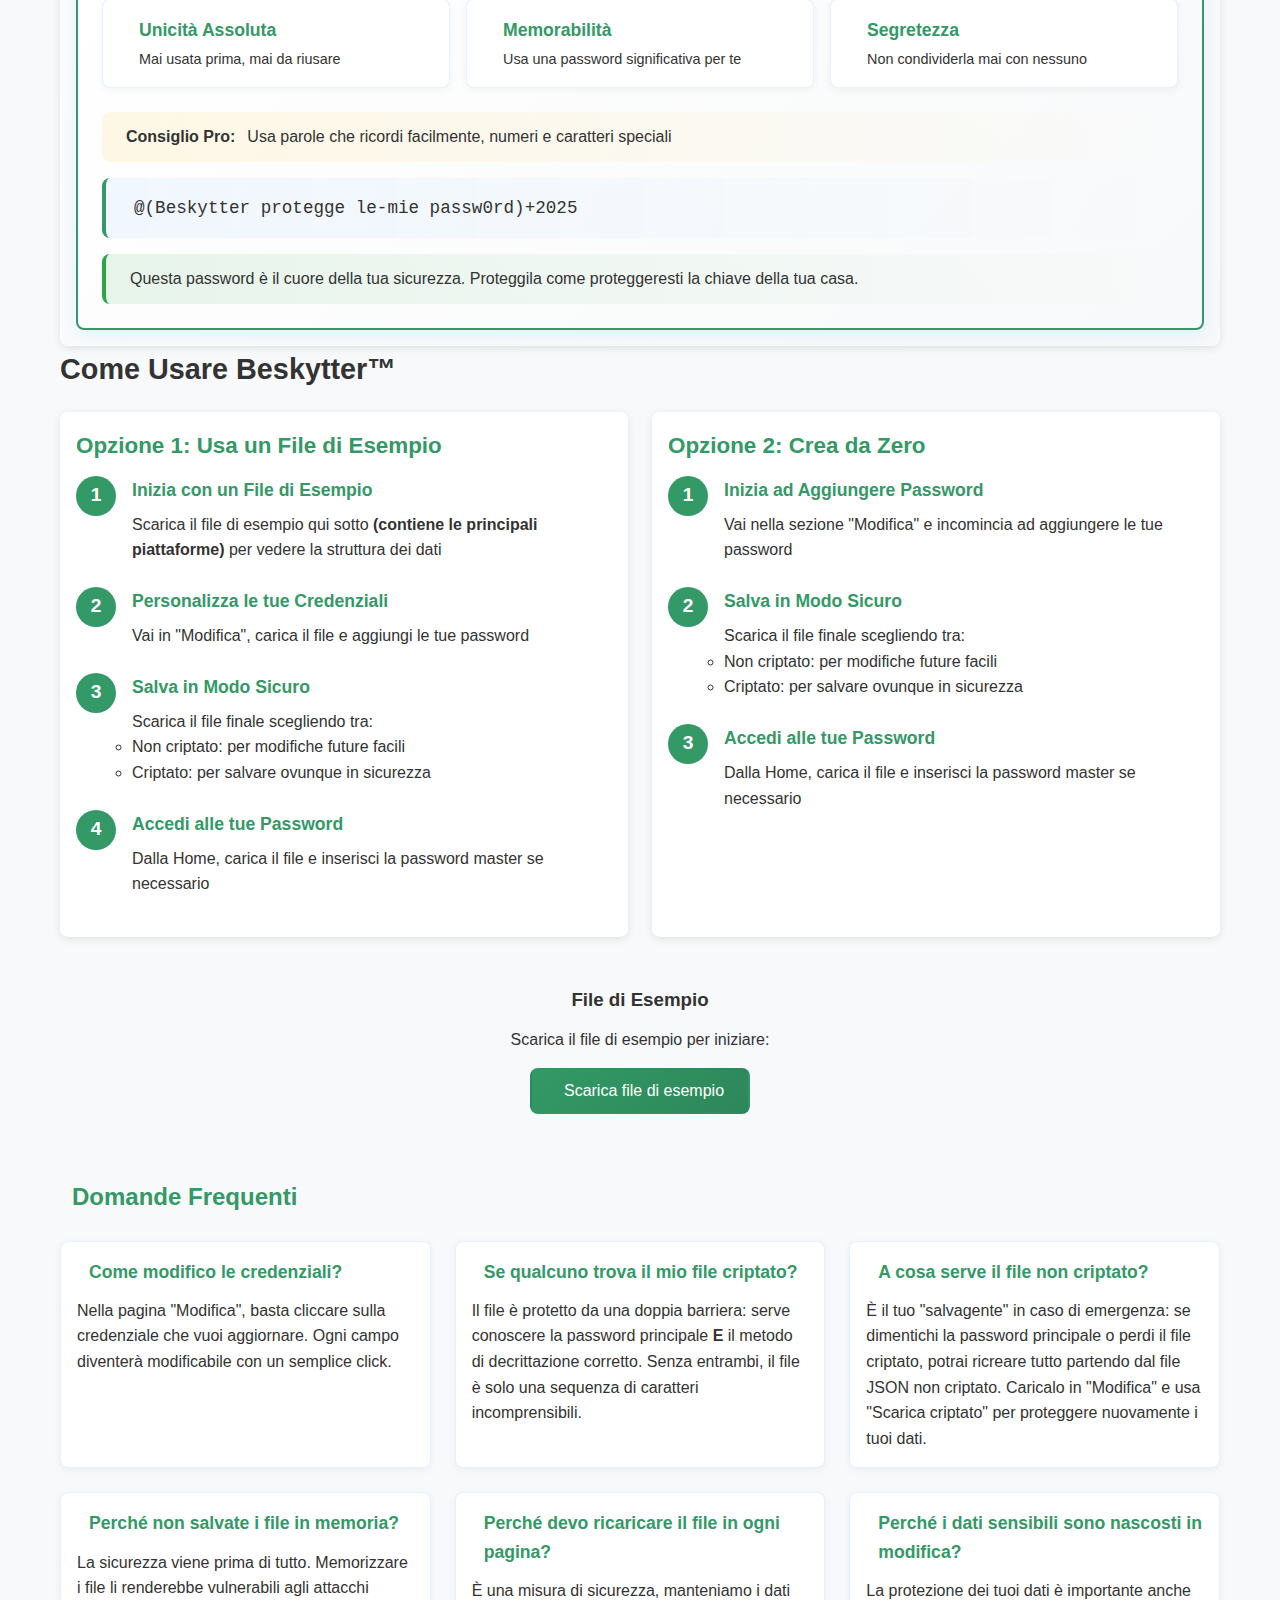
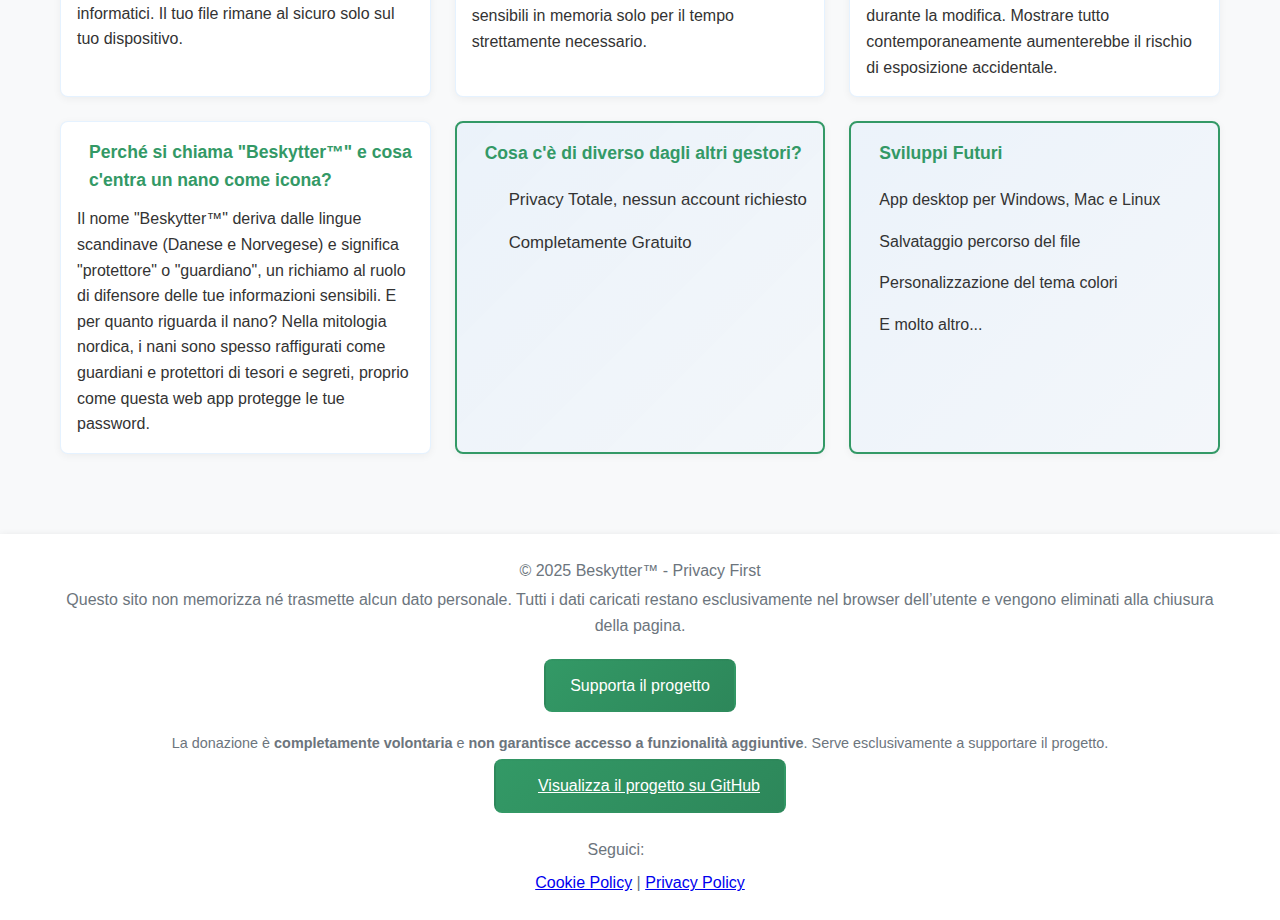
<file: informazioni.html>
<!DOCTYPE html>
<html lang="it">
<head>
    <meta charset="UTF-8">
    <meta name="viewport" content="width=device-width, initial-scale=1.0">
    <title>Info - Beskytter™</title><link rel="stylesheet" href="https://cdnjs.cloudflare.com/ajax/libs/font-awesome/6.5.1/css/all.min.css" integrity="sha512-DTOQO9RWCH3ppGqcWaEA1BIZOC6xxalwEsw9c2QQeAIftl+Vegovlnee1c9QX4TctnWMn13TZye+giMm8e2LwA==" crossorigin="anonymous">
    <link rel="stylesheet" href="css/style.css">
    <link rel="icon" href="assets/favicon.ico" type="image/x-icon">
    <link rel="apple-touch-icon" href="assets/apple-touch-icon.png">
    <link rel="icon" sizes="192x192" href="assets/android-icon.png">
    <link rel="icon" sizes="32x32" href="assets/favicon-32x32.png">
    <link rel="icon" sizes="16x16" href="assets/favicon-16x16.png">
    <link rel="manifest" href="assets/manifest.json">
</head>
<body>
    <nav class="navbar">
        <div class="nav-container">
            <div class="nav-logo">
                <i class="fa-solid fa-circle-info"></i>
                Beskytter™
            </div>
            <div class="nav-links">
                <a href="index.html" class="nav-link">Home</a>
                <a href="edit.html" class="nav-link">Edit</a>
                <a href="info.html" class="nav-link active">Info</a>
                <a href="info.html" class="nav-link-language">ENG</a>
            </div>
        </div>
    </nav>

    <main class="main-content">
        <div class="container">
            <section class="info-section">
                <h2>Cosa fa Beskytter™?</h2>
                <div class="info-card feature-card">
                    <div class="feature-item">
                        <i class="fas fa-shield-alt"></i>
                        <h3>Crittografia Locale</h3>
                        <p>Le tue password vengono criptate direttamente nel browser usando AES-256. Nessun dato viene mai inviato online.</p>
                    </div>
                    <div class="feature-item">
                        <i class="fas fa-file-export"></i>
                        <h3>File Portatile</h3>
                        <p>Salva le tue password in un file JSON che puoi portare ovunque. Quando è criptato, è completamente sicuro da condividere o salvare nel cloud.</p>
                    </div>
                    <div class="feature-item">
                        <i class="fas fa-wallet"></i>
                        <h3>Gestore Universale</h3>
                        <p>Un unico posto sicuro per gestire:</p>
                        <ul class="feature-list">
                            <li>Password di account e servizi</li>
                            <li>Carte di credito/debito</li>
                            <li>Wallet crypto (Bitcoin, Ethereum, ecc.)</li>
                            <li>Wallet digitali (PayPal, Apple Pay, ecc.)</li>
                        </ul>
                    </div>
                </div>
            </section>

            <section class="info-section">
                <h2>Sicurezza</h2>
                <div class="security-card">
                    <div class="security-box">
                        <div class="security-title">
                            <i class="fas fa-shield-alt"></i>
                            <h3>Sistema di Crittografia</h3>
                        </div>

                        <div class="encryption-details">
                            <div>
                                <h4>Specifiche Tecniche</h4>
                                <ul class="encryption-features">
                                    <li>Algoritmo: AES-256 in modalità GCM</li>
                                    <li>Derivazione chiave: PBKDF2 (1M iterazioni)</li>
                                    <li>Salt casuale per ogni cifratura</li>
                                    <li>Verifica integrità integrata</li>
                                </ul>
                            </div>
                        </div>

                        <div class="security-note">
                            <p><i class="fas fa-cloud-upload-alt"></i> I tuoi file criptati sono completamente sicuri da salvare su:</p>
                            <ul class="storage-options">
                                <li>Cloud (Google Drive, Dropbox, ecc.)</li>
                                <li>Qualsiasi dispositivo di archiviazione</li>
                            </ul>
                        </div>

                        <div class="warning-note">
                            <i class="fas fa-exclamation-triangle"></i>
                            <div>
                                <h4>Protezione del File Criptato</h4>
                                <p>Il file criptato è come una cassaforte digitale: se viene manomesso, diventa impossibile recuperare i dati all'interno.</p>
                                <ul>
                                    <li>Non modificare mai il file con editor di testo</li>
                                    <li>Conserva sempre una copia di backup non criptata in un luogo sicuro</li>
                                    <li>Considera di stampare una copia cartacea come backup di emergenza</li>
                                </ul>
                            </div>
                        </div>

                        <div class="warning-note">
                            <i class="fas fa-exclamation-triangle"></i>
                            <div>
                                <h4>Attenzione: Non Usare su Reti Pubbliche</h4>
                                <p>Non utilizzare Beskytter™ quando sei collegato a una rete pubblica (es. Wi-Fi di caffè, aeroporti, ecc.). Un hacker nelle vicinanze potrebbe intercettare i dati non criptati durante l'inserimento o la modifica delle password, compromettendo la tua sicurezza.</p>
                            </div>
                        </div>
                    </div>

                    <div class="master-password-box">
                        <div class="security-title">
                            <i class="fas fa-key"></i>
                            <h3>La Tua Password Principale</h3>
                        </div>

                        <div class="master-password-requirements">
                            <div class="requirement-item">
                                <i class="fas fa-fingerprint"></i>
                                <div>
                                    <h4>Unicità Assoluta</h4>
                                    <p>Mai usata prima, mai da riusare</p>
                                </div>
                            </div>
                            <div class="requirement-item">
                                <i class="fas fa-brain"></i>
                                <div>
                                    <h4>Memorabilità</h4>
                                    <p>Usa una password significativa per te</p>
                                </div>
                            </div>
                            <div class="requirement-item">
                                <i class="fas fa-user-shield"></i>
                                <div>
                                    <h4>Segretezza</h4>
                                    <p>Non condividerla mai con nessuno</p>
                                </div>
                            </div>
                        </div>

                        <p class="tip"><i class="fas fa-lightbulb"></i> <strong>Consiglio Pro:</strong> Usa parole che ricordi facilmente, numeri e caratteri speciali</p>

                        <div class="example-passphrase">
                            <i class="fas fa-quote-left"></i>
                            @(Beskytter protegge le-mie passw0rd)+2025
                            <i class="fas fa-quote-right"></i>
                        </div>
                        
                        <p class="master-password-note">
                            <i class="fas fa-lock"></i>
                            Questa password è il cuore della tua sicurezza. Proteggila come proteggeresti la chiave della tua casa.
                        </p>
                    </div>
                </div>
            </section>

            <section class="info-section">
                <h2>Come Usare Beskytter™</h2>
                <div class="info-card">
                    <div class="workflow-container">
                        <div class="workflow-option">
                            <h3>Opzione 1: Usa un File di Esempio</h3>
                            <ol class="workflow-list">
                                <li class="workflow-item">
                                    <span class="workflow-step">1</span>
                                    <div>
                                        <h4>Inizia con un File di Esempio</h4>
                                        <p>Scarica il file di esempio qui sotto <b>(contiene le principali piattaforme)</b> per vedere la struttura dei dati</p>
                                    </div>
                                </li>
                                <li class="workflow-item">
                                    <span class="workflow-step">2</span>
                                    <div>
                                        <h4>Personalizza le tue Credenziali</h4>
                                        <p>Vai in "Modifica", carica il file e aggiungi le tue password</p>
                                    </div>
                                </li>
                                <li class="workflow-item">
                                    <span class="workflow-step">3</span>
                                    <div>
                                        <h4>Salva in Modo Sicuro</h4>
                                        <p>Scarica il file finale scegliendo tra:
                                        <ul>
                                            <li>Non criptato: per modifiche future facili</li>
                                            <li>Criptato: per salvare ovunque in sicurezza</li>
                                        </ul>
                                        </p>
                                    </div>
                                </li>
                                <li class="workflow-item">
                                    <span class="workflow-step">4</span>
                                    <div>
                                        <h4>Accedi alle tue Password</h4>
                                        <p>Dalla Home, carica il file e inserisci la password master se necessario</p>
                                    </div>
                                </li>
                            </ol>
                        </div>
                        <div class="workflow-option">
                            <h3>Opzione 2: Crea da Zero</h3>
                            <ol class="workflow-list">
                                <li class="workflow-item">
                                    <span class="workflow-step">1</span>
                                    <div>
                                        <h4>Inizia ad Aggiungere Password</h4>
                                        <p>Vai nella sezione "Modifica" e incomincia ad aggiungere le tue password</p>
                                    </div>
                                </li>
                                <li class="workflow-item">
                                    <span class="workflow-step">2</span>
                                    <div>
                                        <h4>Salva in Modo Sicuro</h4>
                                        <p>Scarica il file finale scegliendo tra:
                                        <ul>
                                            <li>Non criptato: per modifiche future facili</li>
                                            <li>Criptato: per salvare ovunque in sicurezza</li>
                                        </ul>
                                        </p>
                                    </div>
                                </li>
                                <li class="workflow-item">
                                    <span class="workflow-step">3</span>
                                    <div>
                                        <h4>Accedi alle tue Password</h4>
                                        <p>Dalla Home, carica il file e inserisci la password master se necessario</p>
                                    </div>
                                </li>
                            </ol>
                        </div>
                    </div>

                    <div class="download-section">
                        <h3>File di Esempio</h3>
                        <p>Scarica il file di esempio per iniziare:</p>
                        <button id="downloadExample" class="btn btn-primary">
                            <i class="fas fa-download"></i>
                            Scarica file di esempio
                        </button>
                    </div>

                    <div class="faq-section">
                        <h3><i class="fas fa-question-circle"></i> Domande Frequenti</h3>
                        <div class="faq-grid">
                            <div class="faq-item">
                                <h4><i class="fas fa-edit"></i> Come modifico le credenziali?</h4>
                                <p>Nella pagina "Modifica", basta cliccare sulla credenziale che vuoi aggiornare. Ogni campo diventerà modificabile con un semplice click.</p>
                            </div>
                            <div class="faq-item">
                                <h4><i class="fas fa-shield-alt"></i> Se qualcuno trova il mio file criptato?</h4>
                                <p>Il file è protetto da una doppia barriera: serve conoscere la password principale <strong>E</strong> il metodo di decrittazione corretto. Senza entrambi, il file è solo una sequenza di caratteri incomprensibili.</p>
                            </div>
                            <div class="faq-item">
                                <h4><i class="fas fa-file-alt"></i> A cosa serve il file non criptato?</h4>
                                <p>È il tuo "salvagente" in caso di emergenza: se dimentichi la password principale o perdi il file criptato, potrai ricreare tutto partendo dal file JSON non criptato. Caricalo in "Modifica" e usa "Scarica criptato" per proteggere nuovamente i tuoi dati.</p>
                            </div>
                            <div class="faq-item">
                                <h4><i class="fas fa-server"></i> Perché non salvate i file in memoria?</h4>
                                <p>La sicurezza viene prima di tutto. Memorizzare i file li renderebbe vulnerabili agli attacchi informatici. Il tuo file rimane al sicuro solo sul tuo dispositivo.</p>
                            </div>
                            <div class="faq-item">
                                <h4><i class="fas fa-sync"></i> Perché devo ricaricare il file in ogni pagina?</h4>
                                <p>È una misura di sicurezza, manteniamo i dati sensibili in memoria solo per il tempo strettamente necessario.</p>
                            </div>
                            <div class="faq-item">
                                <h4><i class="fas fa-eye-slash"></i> Perché i dati sensibili sono nascosti in modifica?</h4>
                                <p>La protezione dei tuoi dati è importante anche durante la modifica. Mostrare tutto contemporaneamente aumenterebbe il rischio di esposizione accidentale.</p>
                            </div>
                            <div class="faq-item">
                                <h4><i class="fas fa-shield-alt"></i> Perché si chiama "Beskytter™" e cosa c'entra un nano come icona?</h4>
                                <p>Il nome "Beskytter™" deriva dalle lingue scandinave (Danese e Norvegese) e significa "protettore" o "guardiano", un richiamo al ruolo di difensore delle tue informazioni sensibili. E per quanto riguarda il nano? Nella mitologia nordica, i nani sono spesso raffigurati come guardiani e protettori di tesori e segreti, proprio come questa web app protegge le tue password.</p>
                            </div>
                            <div class="faq-item highlight">
                                <h4><i class="fas fa-star"></i> Cosa c'è di diverso dagli altri gestori?</h4>
                                <ul class="feature-comparison">
                                    <li><i class="fas fa-user-shield"></i> Privacy Totale, nessun account richiesto</li>
                                    <li><i class="fas fa-gift"></i> Completamente Gratuito</li>
                                </ul>
                            </div>
                            <div class="faq-item highlight">
                                <h4><i class="fas fa-rocket"></i> Sviluppi Futuri</h4>
                                <ul class="future-features">
                                    <li><i class="fas fa-desktop"></i> App desktop per Windows, Mac e Linux</li>
                                    <li><i class="fas fa-folder"></i> Salvataggio percorso del file</li>
                                    <li><i class="fas fa-palette"></i> Personalizzazione del tema colori</li>
                                    <li><i class="fas fa-plus-circle"></i> E molto altro...</li>
                                </ul>
                            </div>
                        </div>
                    </div>
                </div>
            </section>
        </div>
    </main>

    <footer class="footer">
        <div class="container">
            <p>&copy; 2025 Beskytter™ - Privacy First</p>
            <p>Questo sito non memorizza né trasmette alcun dato personale. Tutti i dati caricati restano esclusivamente nel browser dell’utente e vengono eliminati alla chiusura della pagina.</p>
            <p>
                <a href="https://www.paypal.com/donate/?hosted_button_id=5Z5N9EBJERXC6" target="_blank" class="donation-button">
                    Supporta il progetto
                </a>
            </p>
            <p class="donation-note">
                La donazione è <strong>completamente volontaria</strong> e <strong>non garantisce accesso a funzionalità aggiuntive</strong>. Serve esclusivamente a supportare il progetto.
            </p>
            <p>
                <a href="https://github.com/PecoraroAmal/Beskytter" target="_blank" class="btn btn-primary">
                    <i class="fab fa-github"></i> Visualizza il progetto su GitHub
                </a>
            </p>
            <div class="social-links">
                <p class="social-label">Seguici:</p>
                <a href="https://www.facebook.com/profile.php?id=61582398389771" target="_blank" class="social-link">
                    <i class="fab fa-facebook"></i>
                </a>
                <a href="https://www.instagram.com/beskytterofficial/" target="_blank" class="social-link">
                    <i class="fab fa-instagram"></i>
                </a>
                <a href="https://www.linkedin.com/company/beskytter%E2%84%A2/?viewAsMember=true" target="_blank" class="social-link">
                    <i class="fab fa-linkedin"></i>
                </a>
                <a href="https://x.com/BeskytterTM" target="_blank" class="social-link">
                    <i class="fab fa-x-twitter"></i>
                </a>
            </div>
            <p>
                <a href="cookie-policy.html">Cookie Policy</a> |
                <a href="privacy-policy.html">Privacy Policy</a>
            </p>
        </div>
    </footer>
    <script src="js/crypto.js"></script>
    <script src="js/info.js"></script>
</body>
</html>
</file>
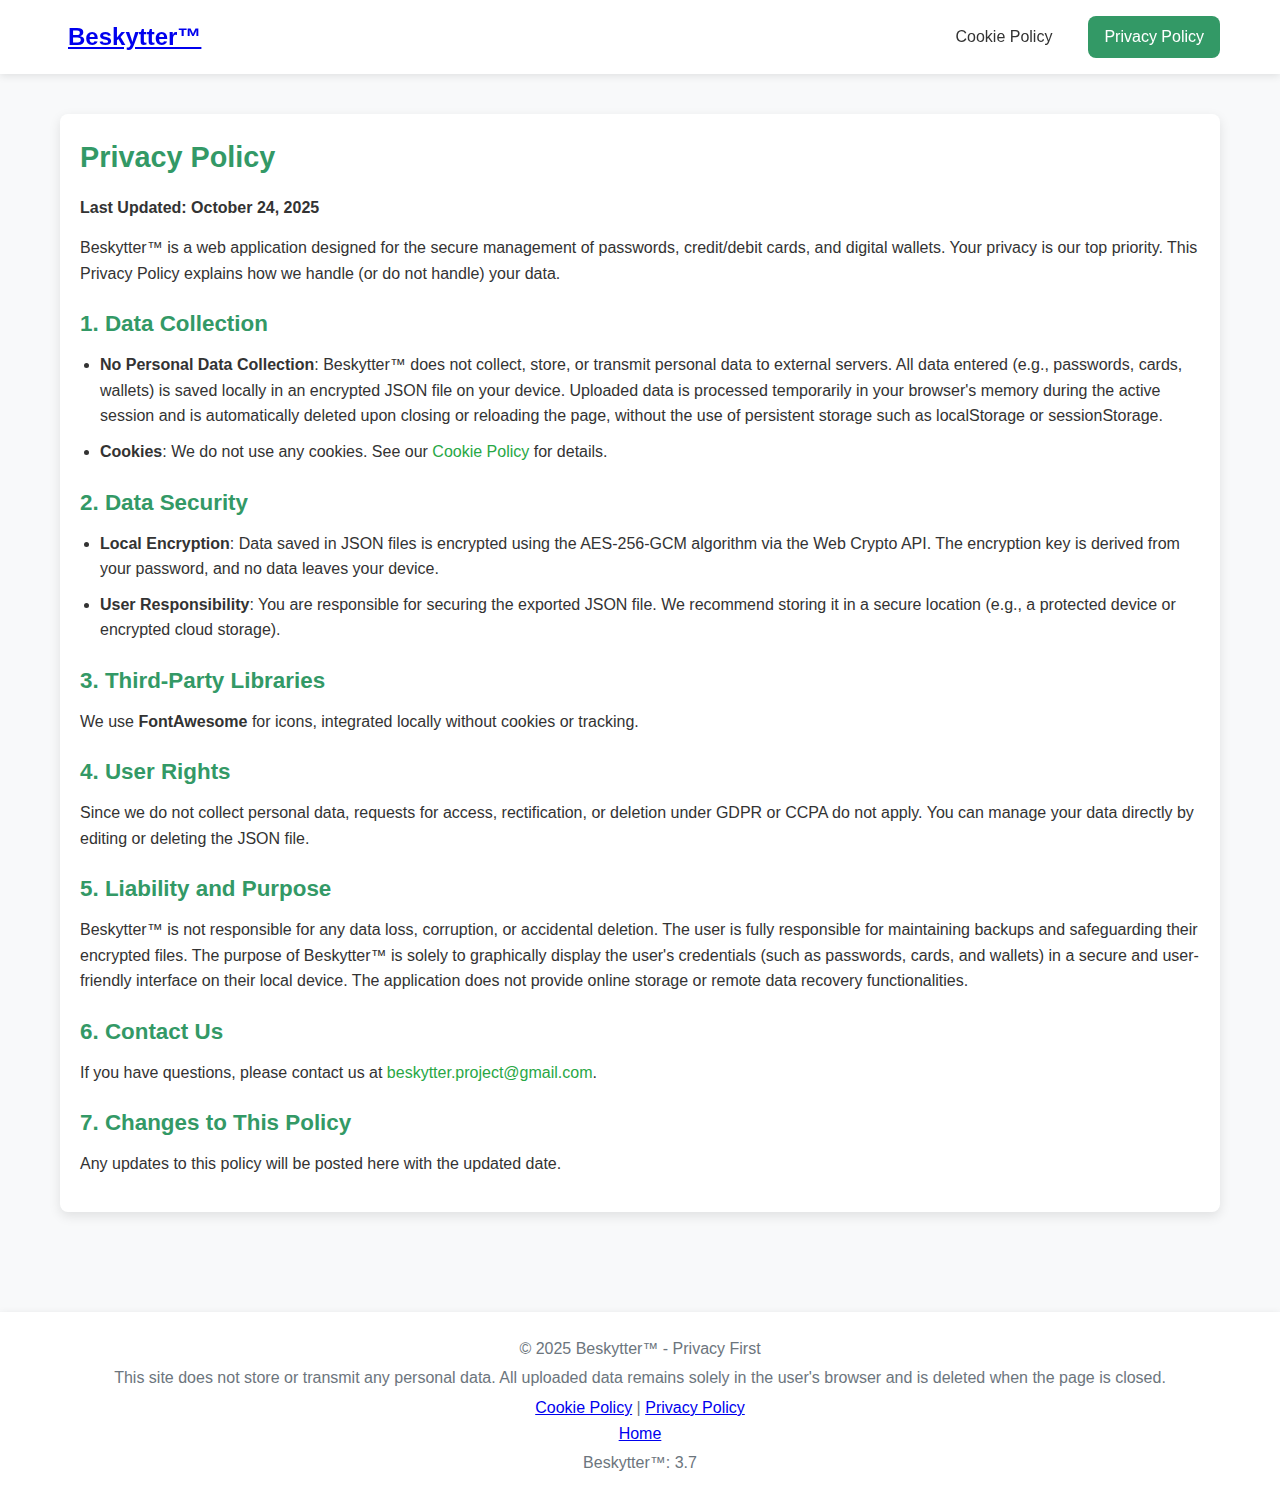
<file: privacy-policy.html>
<!DOCTYPE html>
<html lang="en-GB">
<head>
    <meta charset="UTF-8">
    <meta name="viewport" content="width=device-width, initial-scale=1.0">
    <title>Beskytter™ - Privacy Policy</title>
    <link rel="stylesheet" href="css/style.css?v=3.7">
    <link rel="stylesheet" href="css/policy.css?v=3.7">
    <link rel="stylesheet" href="https://cdnjs.cloudflare.com/ajax/libs/font-awesome/6.5.1/css/all.min.css" integrity="sha512-DTOQO9RWCH3ppGqcWaEA1BIZOC6xxalwEsw9c2QQeAIftl+Vegovlnee1c9QX4TctnWMn13TZye+giMm8e2LwA==" crossorigin="anonymous">
    <link rel="icon" href="assets/favicon.ico" type="image/x-icon">
    <link rel="apple-touch-icon" href="assets/apple-touch-icon.png">
    <link rel="icon" sizes="192x192" href="assets/android-icon.png">
    <link rel="icon" sizes="32x32" href="assets/favicon-32x32.png">
    <link rel="icon" sizes="16x16" href="assets/favicon-16x16.png">
</head>
<body>
    <nav class="navbar">
        <div class="nav-container">
            <a href="index.html?v=3.7">
                <div class="nav-logo">
                    <i class="fa-solid fa-file-lines"></i>
                    Beskytter™
                </div>
            </a>
            <div class="nav-links">
                <a href="cookie-policy.html?v=3.7" class="nav-link">Cookie Policy</a>
                <a href="privacy-policy.html?v=3.7" class="nav-link active">Privacy Policy</a>
            </div>
        </div>
    </nav>

    <main class="main-content">
        <div class="container">
            <section class="policy-section">
                <h2>Privacy Policy</h2>
                <p><strong>Last Updated: October 24, 2025</strong></p>
                <p>Beskytter™ is a web application designed for the secure management of passwords, credit/debit cards, and digital wallets. Your privacy is our top priority. This Privacy Policy explains how we handle (or do not handle) your data.</p>

                <h3>1. Data Collection</h3>
                <ul>
                    <li><strong>No Personal Data Collection</strong>: Beskytter™ does not collect, store, or transmit personal data to external servers. All data entered (e.g., passwords, cards, wallets) is saved locally in an encrypted JSON file on your device. Uploaded data is processed temporarily in your browser's memory during the active session and is automatically deleted upon closing or reloading the page, without the use of persistent storage such as localStorage or sessionStorage.</li>
                    <li><strong>Cookies</strong>: We do not use any cookies. See our <a href="cookie-policy.html?v=3.7">Cookie Policy</a> for details.</li>
                </ul>

                <h3>2. Data Security</h3>
                <ul>
                    <li><strong>Local Encryption</strong>: Data saved in JSON files is encrypted using the AES-256-GCM algorithm via the Web Crypto API. The encryption key is derived from your password, and no data leaves your device.</li>
                    <li><strong>User Responsibility</strong>: You are responsible for securing the exported JSON file. We recommend storing it in a secure location (e.g., a protected device or encrypted cloud storage).</li>
                </ul>

                <h3>3. Third-Party Libraries</h3>
                <p>We use <strong>FontAwesome</strong> for icons, integrated locally without cookies or tracking.</p>

                <h3>4. User Rights</h3>
                <p>Since we do not collect personal data, requests for access, rectification, or deletion under GDPR or CCPA do not apply. You can manage your data directly by editing or deleting the JSON file.</p>

                <h3>5. Liability and Purpose</h3>
                <p>Beskytter™ is not responsible for any data loss, corruption, or accidental deletion. The user is fully responsible for maintaining backups and safeguarding their encrypted files. The purpose of Beskytter™ is solely to graphically display the user's credentials (such as passwords, cards, and wallets) in a secure and user-friendly interface on their local device. The application does not provide online storage or remote data recovery functionalities.</p>

                <h3>6. Contact Us</h3>
                <p>If you have questions, please contact us at <a href="mailto:beskytter.project@gmail.com">beskytter.project@gmail.com</a>.</p>

                <h3>7. Changes to This Policy</h3>
                <p>Any updates to this policy will be posted here with the updated date.</p>
            </section>
        </div>
    </main>
    
    <footer class="footer">
        <div class="container">
            <p>&copy; 2025 Beskytter™ - Privacy First</p>
            <p>This site does not store or transmit any personal data. All uploaded data remains solely in the user's browser and is deleted when the page is closed.</p>
            <p>
                <a href="cookie-policy.html?v=3.7">Cookie Policy</a> |
                <a href="privacy-policy.html?v=3.7">Privacy Policy</a>
                <br>
                <a href="index.html?v=3.7">Home</a>
            </p>
        </div>
        <p>Beskytter™: 3.7</p>
    </footer>
</body>
</html>
</file>
<file: css/policy.css>
/* Styles for Cookie Policy and Privacy Policy pages */
.policy-section {
    background: var(--card-bg, white);
    padding: 20px;
    border-radius: var(--border-radius, 8px);
    box-shadow: 0 4px 12px rgba(0, 0, 0, 0.1);
    margin-bottom: 20px;
}

.policy-section h2 {
    font-size: 1.8rem;
    color: var(--primary-color, #333);
    margin-bottom: 15px;
    font-weight: bold;
}

.policy-section h3 {
    font-size: 1.4rem;
    color: var(--primary-color, #333);
    margin: 20px 0 10px;
    font-weight: 600;
}

.policy-section p {
    font-size: 1rem;
    color: var(--text-color, #333);
    margin-bottom: 15px;
    line-height: 1.6;
}

.policy-section ul {
    padding-left: 20px;
    margin-bottom: 15px;
}

.policy-section ul li {
    font-size: 1rem;
    color: var(--text-color, #333);
    margin-bottom: 10px;
}

.policy-section a {
    color: var(--success, #28a745);
    text-decoration: none;
    transition: color 0.3s ease;
}

.policy-section a:hover {
    color: var(--success-dark, #218838);
    text-decoration: underline;
}

.policy-section code {
    background: var(--code-bg, #f0f0f0);
    padding: 2px 6px;
    border-radius: 4px;
    font-family: 'Courier New', Courier, monospace;
    font-size: 0.9rem;
}

@media (max-width: 600px) {
    .policy-section {
        padding: 15px;
        margin: 10px;
    }

    .policy-section h2 {
        font-size: 1.4rem;
    }

    .policy-section h3 {
        font-size: 1.2rem;
    }

    .policy-section p,
    .policy-section ul li {
        font-size: 0.9rem;
    }
}
</file>
<file: css/style.css>
/* Reset e impostazioni di base */
* {
    margin: 0;
    padding: 0;
    box-sizing: border-box;
}

/* Tema e variabili principali */
:root {
    /* Colori principali dell'applicazione */
    --primary-color: #339966;
    --secondary-color: #6c757d;
    --success: #28a745;
    --danger: #dc3545;
    
    /* Colori di sfondo e testo */
    --background-color: #f8f9fa;
    --card-background: #ffffff;
    --text-color: #333333;
    
    /* Stili comuni di design */
    --border-radius: 8px;
    --shadow: 0 2px 8px rgba(0,0,0,0.1);
    
    /* Sistema di spaziatura unificato */
    --spacing-xs: 4px;  /* Spazio minimo */
    --spacing-sm: 8px;  /* Spazio piccolo */
    --spacing-md: 12px; /* Spazio medio */
    --spacing-lg: 16px; /* Spazio grande */
    --spacing-xl: 24px; /* Spazio extra large */
}

/* Stile base del documento */
body {
    font-family: -apple-system, BlinkMacSystemFont, 'Segoe UI', Roboto, Oxygen, Ubuntu, Cantarell, 'Open Sans', 'Helvetica Neue', sans-serif;
    background-color: var(--background-color);
    color: var(--text-color);
    line-height: 1.6;
}

/* Layout principale e contenitori */
.container {
    max-width: 1200px;
    margin: 0 auto;
    padding: 0 20px;
}

/* Barra di navigazione superiore */
.navbar {
    background-color: var(--card-background);
    box-shadow: var(--shadow);
    padding: 16px 0;
    position: sticky;
    top: 0;
    z-index: 1000;
}

.nav-container {
    display: flex;
    justify-content: space-between;
    align-items: center;
    max-width: 1200px;
    margin: 0 auto;
    padding: 0 20px;
}

.nav-logo {
    font-size: 1.5rem;
    font-weight: bold;
    display: flex;
    align-items: center;
    gap: 8px;
}

.nav-links {
    display: flex;
    gap: 20px;
}

.nav-link {
    color: var(--text-color);
    text-decoration: none;
    font-weight: 500;
    padding: 8px 16px;
    border-radius: var(--border-radius);
    transition: background-color 0.3s;
}
.nav-link-language {
    color: var(--text-color);
    text-decoration: none;
    font-weight: 500;
    padding: 8px 16px;
    border-radius: var(--border-radius);
    transition: background-color 0.3s;
}

.nav-link:hover {
    background-color: var(--primary-color);
    color: white;
}
.nav-link-language:hover {
    background-color: black;
    color: white;
    text-decoration: none;
    font-weight: 500;
    padding: 8px 16px;
    border-radius: var(--border-radius);
    transition: background-color 0.3s;
}

.nav-link.active {
    background-color: var(--primary-color);
    color: white;
}
.nav-link-language.active {
    background-color: var(--primary-color);
    color: white;
}
.languages{
    margin-top: 1%;
    text-align: center;
}
/* Contenuto principale */
.main-content {
    padding: 40px 0;
}

/* Sezioni */
.upload-section, .edit-section, .preview-section, .download-section {
    margin-bottom: 40px;
}

h2 {
    font-size: 1.8rem;
    margin-bottom: 20px;
}

/* Stili per la zona di caricamento file */
.upload-zone {
    border: 2px dashed var(--secondary-color);
    border-radius: var(--border-radius);
    padding: 40px;
    text-align: center;
    cursor: pointer;
    transition: border-color 0.3s;
}

.upload-zone:hover, .upload-zone.drag-over {
    border-color: var(--primary-color);
}

.upload-zone input[type="file"] {
    display: none;
}

.upload-zone p {
    color: var(--secondary-color);
    margin: 8px 0;
}

.file-name {
    font-weight: 500;
    color: var(--text-color);
}

/* Sistema di form e input */
.form-row {
    display: flex;
    gap: 20px;
    flex-wrap: wrap;
    margin-bottom: 20px;
}

.form-group {
    flex: 1;
    min-width: 200px;
}

.form-group label {
    display: block;
    margin-bottom: 8px;
    font-weight: 500;
}

.input-field, .search-input, .select-field {
    width: 100%;
    padding: 12px;
    border: 1px solid #ddd;
    border-radius: var(--border-radius);
    font-size: 1rem;
    transition: border-color 0.3s;
}

.input-field:focus, .search-input:focus, .select-field:focus {
    outline: none;
    border-color: var(--primary-color);
    box-shadow: 0 0 0 3px rgba(0,123,255,0.1);
}

/* Stile delle card e contenitori dati */
.form-card, .preview-card {
    background-color: var(--card-background);
    border-radius: var(--border-radius);
    box-shadow: var(--shadow);
    padding: 24px;
}

/* Preview card items */
.preview-card-item {
    background-color: var(--card-background);
    border-radius: var(--border-radius);
    box-shadow: var(--shadow);
    padding: 20px;
    margin-bottom: 20px;
}

.preview-card-item h3 {
    font-size: 1.4rem;
    margin-bottom: 16px;
}

.field-container {
    display: flex;
    align-items: center;
    gap: 12px;
    margin-bottom: 12px;
}

.field-label {
    width: 120px;
    font-weight: 500;
    color: var(--text-color);
}

.content-wrapper {
    flex: 1;
    overflow: hidden;
}

.scrollable-text {
    display: inline-block;
    max-width: 100%;
    overflow-x: auto;
    white-space: nowrap;
    padding-bottom: 2px;
}

.hidden-content {
    cursor: pointer;
}

.editable-field {
    cursor: pointer;
    display: inline-block;
    min-width: 100px;
    padding: 4px 8px;
    border-radius: var(--border-radius);
    transition: background-color 0.3s;
}

.editable-field:hover {
    background-color: #f0f0f0;
}

.url-field {
    color: #000000 !important;
}

.button-group {
    display: flex;
    gap: 8px;
}

/* Sistema di pulsanti e azioni */
.btn {
    display: inline-flex;
    align-items: center;
    gap: 8px;
    padding: 12px 24px;
    border: none;
    border-radius: var(--border-radius);
    font-size: 1rem;
    font-weight: 500;
    cursor: pointer;
    transition: background-color 0.3s, transform 0.1s;
}

.btn:hover {
    transform: translateY(-1px);
}

.btn:active {
    transform: translateY(0);
}

.btn-primary {
    background: linear-gradient(135deg, var(--primary-color), #2d875a);
    color: white;
    border: 2px solid transparent;
    transition: all 0.3s ease;
}

.btn-primary:hover {
    transform: translateY(-2px);
    box-shadow: 0 4px 15px rgba(51, 153, 102, 0.2);
    border-color: var(--primary-color);
    background: transparent;
    color: var(--primary-color);
}

.btn-primary:active {
    transform: translateY(0);
}

.btn-secondary {
    background-color: var(--secondary-color);
    color: white;
}

.btn-secondary:hover {
    background-color: #5a6268;
}

.btn-danger {
    background-color: var(--danger);
    color: white;
}

.btn-danger:hover {
    background-color: #c82333;
}

.btn-icon {
    padding: 8px;
    background: none;
    border: none;
    color: var(--secondary-color);
    font-size: 1.2rem;
    cursor: pointer;
}

.btn-icon:hover {
    color: var(--primary-color);
}

.btn-container {
    display: flex;
    gap: 12px;
    justify-content: center;
    margin-bottom: 20px;
}

/* Stili per i pulsanti di toggle delle sezioni */
.toggle-btn {
    display: inline-flex;
    align-items: center;
    gap: 8px;
    padding: 10px 20px;
    margin-bottom: 12px;
    border-radius: var(--border-radius);
    font-size: 0.95rem;
    font-weight: 500;
    cursor: pointer;
    background: linear-gradient(135deg, var(--primary-color), #2d875a);
    color: white;
    border: 2px solid transparent;
    transition: all 0.3s ease;
}

.toggle-btn:hover {
    transform: translateY(-2px);
    box-shadow: 0 4px 15px rgba(51, 153, 102, 0.2);
    border-color: var(--primary-color);
    background: transparent;
    color: var(--primary-color);
}

.toggle-btn:active {
    transform: translateY(0);
}

.toggle-btn i {
    font-size: 1.1rem;
}

/* Stati vuoti e messaggi informativi */
.empty-state {
    text-align: center;
    padding: 40px;
    color: var(--secondary-color);
}

.empty-state i {
    font-size: 2rem;
    margin-bottom: 12px;
}

/* Finestre modali e dialoghi */
.modal {
    position: fixed;
    top: 0;
    left: 0;
    width: 100%;
    height: 100%;
    background-color: rgba(0, 0, 0, 0.5);
    display: none;
    justify-content: center;
    align-items: center;
    z-index: 10000;
    animation: fadeIn 0.3s ease-in-out;
}

.modal-content {
    background-color: var(--card-background);
    border-radius: var(--border-radius);
    box-shadow: var(--shadow);
    padding: 24px;
    max-width: 500px;
    width: 90%;
    text-align: center;
}

.modal-content h3 {
    font-size: 1.6rem;
    margin-bottom: 16px;
    color: var(--text-color);
}

.modal-content p {
    margin-bottom: 24px;
    font-size: 1.1rem;
    color: var(--text-color);
}

.modal-content .btn-container {
    justify-content: center;
}

.modal-content .btn {
    padding: 10px 20px;
    min-width: 120px;
}

.modal-content .btn-danger {
    background-color: var(--danger);
}

.modal-content .btn-danger:hover {
    background-color: #c82333;
}

.modal-content .btn-secondary {
    background-color: var(--secondary-color);
}

.modal-content .btn-secondary:hover {
    background-color: #5a6268;
}

/* Footer e informazioni legali */
.footer {
    text-align: center;
    padding: 20px 0;
    background-color: var(--card-background);
    box-shadow: var(--shadow);
    margin-top: 40px;
}

.footer p {
    margin: 4px 0;
    color: var(--secondary-color);
}

/* Bottone donazioni e elementi correlati */
.donation-button {
    display: inline-flex;
    align-items: center;
    gap: var(--spacing-md);
    padding: var(--spacing-md) var(--spacing-xl);
    border-radius: var(--border-radius);
    font-weight: 500;
    margin: var(--spacing-lg) 0;
    text-decoration: none;
    background: linear-gradient(135deg, var(--primary-color), #2d875a);
    color: white;
    border: 2px solid transparent;
    transition: all 0.3s ease;
}

.donation-button:hover {
    transform: translateY(-2px);
    box-shadow: 0 4px 15px rgba(51, 153, 102, 0.2);
    border-color: var(--primary-color);
    background: transparent;
    color: var(--primary-color);
}

.donation-button:active {
    transform: translateY(0);
}

.donation-note {
    color: var(--secondary-color);
    font-size: 0.9rem;
    margin-top: var(--spacing-sm);
}

/* Footer social links container */
.social-links {
    display: flex;
    justify-content: center;
    flex-wrap: wrap;
    align-items: center;
    gap: 12px;
    margin-top: 18px;
    margin-top: 20px;
}

/* Individual social link styling */
.social-link {
    display: inline-flex;
    align-items: center;
    gap: 8px;
    color: var(--primary-color);
    text-decoration: none;
    font-size: 18px;
    transition: color 0.3s ease;
}

.social-link:hover {
    color: var(--primary-hover);
    text-decoration: underline;
}

.social-link i {
    font-size: 24px;
}

/* GitHub button in info.html?v=5.1 footer */
.btn.btn-primary i.fab.fa-github {
    margin-right: 10px;
    font-size: 24px;
}

/* Stili specifici per la pagina info */
.feature-card {
    display: grid;
    grid-template-columns: repeat(auto-fit, minmax(280px, 1fr));
    gap: var(--spacing-xl);
    padding: var(--spacing-xl);
}

.feature-item {
    text-align: center;
    padding: var(--spacing-lg);
    border-radius: var(--border-radius);
    background: rgba(var(--primary-rgb), 0.05);
    transition: transform 0.3s ease;
}

.feature-item:hover {
    transform: translateY(-5px);
}

.feature-item i {
    font-size: 2.5rem;
    color: var(--primary-color);
    margin-bottom: var(--spacing-md);
}

.feature-item h3 {
    margin: var(--spacing-md) 0;
    color: var(--text-primary);
}

.security-item {
    margin-bottom: var(--spacing-xl);
    padding: var(--spacing-lg);
    border-radius: var(--border-radius);
    background: var(--background);
}

.security-item:last-child {
    margin-bottom: 0;
}

.security-card {
    padding: var(--spacing-lg);
    background: linear-gradient(145deg, var(--card-background), #f8f9fa);
    border-radius: var(--border-radius);
    box-shadow: var(--shadow);
}

.security-title {
    display: flex;
    align-items: center;
    gap: var(--spacing-md);
    color: var(--primary-color);
    margin-bottom: var(--spacing-lg);
}

.security-title i {
    font-size: 2rem;
}

.security-box {
    background: white;
    border-radius: var(--border-radius);
    padding: var(--spacing-xl);
    margin-bottom: var(--spacing-xl);
    border: 1px solid rgba(0,123,255,0.1);
    box-shadow: 0 4px 15px rgba(0,0,0,0.05);
    transition: transform 0.3s ease, box-shadow 0.3s ease;
}

.security-box:hover {
    transform: translateY(-2px);
    box-shadow: 0 6px 20px rgba(0,0,0,0.1);
}

.encryption-details {
    background: linear-gradient(135deg, rgba(0,123,255,0.05) 0%, rgba(0,123,255,0.02) 100%);
    border-radius: var(--border-radius);
    padding: var(--spacing-xl);
    margin: var(--spacing-lg) 0;
    border: 1px solid rgba(0,123,255,0.1);
    box-shadow: 0 4px 15px rgba(0,0,0,0.03);
}

.encryption-features {
    list-style: none;
    padding: 0;
    margin: var(--spacing-md) 0;
}

.encryption-features li {
    display: flex;
    align-items: center;
    padding: var(--spacing-sm) 0;
    border-bottom: 1px dashed rgba(0,0,0,0.1);
}

.encryption-features li:last-child {
    border-bottom: none;
}

.encryption-features li::before {
    content: '\f023';
    font-family: 'Font Awesome 5 Free';
    font-weight: 900;
    color: var(--primary-color);
    margin-right: var(--spacing-md);
    font-size: 0.9rem;
}

.security-note {
    background: linear-gradient(to right, rgba(40,167,69,0.1), rgba(40,167,69,0.05));
    border-radius: var(--border-radius);
    padding: var(--spacing-lg);
    margin: var(--spacing-xl) 0;
    border-left: 4px solid var(--success);
}

.security-note p {
    color: var(--success);
    font-weight: 500;
    display: flex;
    align-items: center;
    gap: var(--spacing-md);
    margin-bottom: var(--spacing-md);
}

.storage-options {
    list-style: none;
    padding-left: var(--spacing-xl);
}

.storage-options li {
    position: relative;
    padding: var(--spacing-xs) 0;
    color: var(--text-color);
}

.storage-options li::before {
    content: '\f058';
    font-family: 'Font Awesome 5 Free';
    font-weight: 900;
    color: var(--success);
    position: absolute;
    left: -1.5rem;
}

.warning-note {
    background: linear-gradient(to right, rgba(220,53,69,0.1), rgba(220,53,69,0.05));
    border-radius: var(--border-radius);
    padding: var(--spacing-lg);
    margin: var(--spacing-xl) 0;
    display: flex;
    gap: var(--spacing-lg);
    border: 1px solid rgba(220,53,69,0.2);
    position: relative;
    overflow: hidden;
}

.warning-note::before {
    content: '';
    position: absolute;
    left: 0;
    top: 0;
    bottom: 0;
    width: 4px;
    background: var(--danger);
}

.warning-note i {
    color: var(--danger);
    font-size: 1.5rem;
    flex-shrink: 0;
}

.warning-note h4 {
    color: var(--danger);
    margin-bottom: var(--spacing-sm);
    font-size: 1.1rem;
}

.warning-note ul {
    list-style: none;
    padding-left: var(--spacing-lg);
    margin-top: var(--spacing-md);
}

.warning-note li {
    position: relative;
    padding: var(--spacing-xs) 0;
}

.warning-note li::before {
    content: '\f071';
    font-family: 'Font Awesome 5 Free';
    font-weight: 900;
    color: var(--danger);
    position: absolute;
    left: -1.5rem;
    font-size: 0.9rem;
}

.master-password-box {
    background: linear-gradient(135deg, #ffffff 0%, #f8f9fa 100%);
    border: 2px solid var(--primary-color);
    border-radius: var(--border-radius);
    padding: var(--spacing-xl);
    margin-top: var(--spacing-xl);
    box-shadow: 0 4px 20px rgba(0,123,255,0.1);
    position: relative;
    overflow: hidden;
}

.master-password-box::before {
    content: '';
    position: absolute;
    top: 0;
    left: 0;
    right: 0;
    height: 4px;
    background: linear-gradient(to right, var(--primary-color), var(--success));
}

.master-password-requirements {
    display: grid;
    grid-template-columns: repeat(auto-fit, minmax(250px, 1fr));
    gap: var(--spacing-lg);
    margin: var(--spacing-xl) 0;
}

.requirement-item {
    background: white;
    padding: var(--spacing-lg);
    border-radius: var(--border-radius);
    box-shadow: 0 2px 8px rgba(0,0,0,0.05);
    display: flex;
    gap: var(--spacing-md);
    align-items: flex-start;
    transition: transform 0.3s ease, box-shadow 0.3s ease;
    border: 1px solid rgba(0,123,255,0.1);
}

.requirement-item:hover {
    transform: translateY(-2px);
    box-shadow: 0 4px 15px rgba(0,123,255,0.1);
}

.requirement-item i {
    font-size: 1.5rem;
    color: var(--primary-color);
    padding: var(--spacing-xs);
}

.requirement-item h4 {
    color: var(--primary-color);
    margin-bottom: var(--spacing-xs);
    font-size: 1.1rem;
}

.requirement-item p {
    color: var(--text-secondary);
    font-size: 0.9rem;
}

.example-passphrase {
    background: linear-gradient(to right, rgba(0,123,255,0.05), transparent);
    padding: var(--spacing-lg);
    border-radius: var(--border-radius);
    margin: var(--spacing-lg) 0;
    font-family: 'Fira Code', monospace;
    font-size: 1.1rem;
    color: var(--text-primary);
    display: flex;
    align-items: center;
    gap: var(--spacing-md);
    border-left: 4px solid var(--primary-color);
}

.example-passphrase i {
    color: var(--primary-color);
    font-size: 0.8rem;
    opacity: 0.7;
}

.master-password-note {
    display: flex;
    align-items: center;
    gap: var(--spacing-md);
    margin-top: var(--spacing-lg);
    padding: var(--spacing-md);
    background: linear-gradient(to right, rgba(40,167,69,0.1), transparent);
    border-radius: var(--border-radius);
    border-left: 4px solid var(--success);
}

.master-password-note i {
    color: var(--success);
    font-size: 1.2rem;
}

.tip {
    background: linear-gradient(to right, rgba(251,188,5,0.1), transparent);
    padding: var(--spacing-md);
    border-radius: var(--border-radius);
    display: flex;
    align-items: center;
    gap: var(--spacing-md);
    margin: var(--spacing-lg) 0;
    border-left: 4px solid var(--warning);
}

.tip i {
    color: var(--warning);
    font-size: 1.2rem;
}

.tip strong {
    color: var(--text-primary);
}

.master-password-section {
    border: 2px solid var(--primary-color);
    background: linear-gradient(to bottom, rgba(0,123,255,0.05), transparent);
}

.master-password-warning {
    display: flex;
    gap: var(--spacing-md);
    padding: var(--spacing-md);
    margin: var(--spacing-md) 0;
    background: rgba(220, 53, 69, 0.1);
    border-radius: var(--border-radius);
    border-left: 4px solid var(--danger);
}

.master-password-warning i {
    font-size: 2rem;
    color: var(--danger);
    flex-shrink: 0;
}

.master-password-warning strong {
    display: block;
    color: var(--danger);
    margin-bottom: var(--spacing-sm);
}

.master-password-warning ul {
    list-style: none;
    padding-left: var(--spacing-md);
    margin: var(--spacing-sm) 0;
}

.master-password-warning li {
    position: relative;
    margin-bottom: var(--spacing-xs);
}

.master-password-warning li::before {
    content: '•';
    color: var(--danger);
    position: absolute;
    left: -1rem;
}

.workflow-container {
    display: grid;
    grid-template-columns: repeat(auto-fit, minmax(300px, 1fr));
    gap: var(--spacing-xl);
}

.workflow-option {
    background: var(--card-background);
    border-radius: var(--border-radius);
    padding: var(--spacing-lg);
    box-shadow: var(--shadow);
}

.workflow-option h3 {
    font-size: 1.4rem;
    margin-bottom: var(--spacing-md);
    color: var(--primary-color);
}

.workflow-list {
    counter-reset: workflow;
    list-style: none;
    padding: 0;
}

.workflow-item {
    display: flex;
    gap: var(--spacing-lg);
    margin-bottom: var(--spacing-xl);
    position: relative;
}

.workflow-step {
    flex-shrink: 0;
    width: 40px;
    height: 40px;
    border-radius: 50%;
    background: var(--primary-color);
    color: white;
    display: flex;
    align-items: center;
    justify-content: center;
    font-weight: bold;
    font-size: 1.2rem;
}

.workflow-item h4 {
    color: var(--primary-color);
    margin-bottom: var(--spacing-sm);
    font-size: 1.1rem;
}

.workflow-item:not(:last-child)::after {
    content: '';
    position: absolute;
    left: 20px;
    top: 40px;
    bottom: -40px;
    width: 2px;
    background: var(--border-color);
}

.download-section {
    margin-top: var(--spacing-xl);
    padding-top: var(--spacing-xl);
    border-top: 1px solid var(--border-color);
    text-align: center;
}

.download-section h3 {
    margin-bottom: var(--spacing-md);
}

.download-section p {
    margin-bottom: var(--spacing-lg);
}

.feature-list {
    list-style: none;
    padding: 0;
    margin-top: var(--spacing-md);
    text-align: left;
}

.feature-list li {
    padding-left: var(--spacing-lg);
    margin-bottom: var(--spacing-sm);
    position: relative;
}

.feature-list li::before {
    content: '✓';
    color: var(--primary-color);
    position: absolute;
    left: 0;
}

/* Sistema di FAQ e domande frequenti */
.faq-section {
    margin-top: var(--spacing-xl);
    padding-top: var(--spacing-xl);
    border-top: 1px solid var(--border-color);
}

.faq-section h3 {
    display: flex;
    align-items: center;
    gap: var(--spacing-md);
    color: var(--primary-color);
    margin-bottom: var(--spacing-xl);
    font-size: 1.5rem;
}

.faq-section h3 i {
    font-size: 1.8rem;
    color: var(--primary-color);
}

.faq-grid {
    display: grid;
    grid-template-columns: repeat(auto-fit, minmax(300px, 1fr));
    gap: var(--spacing-xl);
}

.faq-item {
    background: white;
    padding: var(--spacing-lg);
    border-radius: var(--border-radius);
    box-shadow: 0 2px 8px rgba(0,0,0,0.05);
    transition: transform 0.3s ease, box-shadow 0.3s ease;
    border: 1px solid rgba(0,123,255,0.1);
}

.faq-item:hover {
    transform: translateY(-2px);
    box-shadow: 0 4px 15px rgba(0,123,255,0.1);
}

.faq-item h4 {
    display: flex;
    align-items: center;
    gap: var(--spacing-md);
    color: var(--primary-color);
    margin-bottom: var(--spacing-md);
    font-size: 1.1rem;
}

.faq-item h4 i {
    font-size: 1.2rem;
}

.faq-item p {
    color: var(--text-color);
    line-height: 1.6;
}

.faq-item.highlight {
    background: linear-gradient(135deg, rgba(0,123,255,0.05) 0%, rgba(0,123,255,0.02) 100%);
    border: 2px solid var(--primary-color);
}

.future-features {
    list-style: none;
    padding: 0;
    margin: var(--spacing-md) 0;
}

.future-features li {
    display: flex;
    align-items: center;
    gap: var(--spacing-md);
    padding: var(--spacing-sm) 0;
    color: var(--text-color);
}

.future-features li i {
    color: var(--primary-color);
    font-size: 1.1rem;
}

.feature-comparison {
    list-style: none;
    padding: 0;
    margin: var(--spacing-md) 0;
}

.feature-comparison li {
    display: flex;
    align-items: center;
    gap: var(--spacing-md);
    padding: var(--spacing-sm) 0;
    color: var(--text-color);
    font-size: 1.05rem;
}

.feature-comparison li i {
    color: var(--primary-color);
    font-size: 1.2rem;
    width: 24px;
    text-align: center;
}

.feature-comparison strong {
    color: var(--primary-color);
    margin-right: var(--spacing-xs);
}

/* Classe per nascondere il contenuto */
.hidden {
    display: none;
}

/* Sistema di notifiche toast */
@keyframes slideIn {
    from { transform: translateX(100%); opacity: 0; }
    to { transform: translateX(0); opacity: 1; }
}

@keyframes slideOut {
    from { transform: translateX(0); opacity: 1; }
    to { transform: translateX(100%); opacity: 0; }
}

/* Animazioni e transizioni */
@keyframes fadeIn {
    from { opacity: 0; }
    to { opacity: 1; }
}

/* Media queries */
@media (max-width: 768px) {    
    .field-container {
        gap: 12px;
    }

    .field-label {
        width: 120px;
    }
    .container, .nav-container {
        padding: 0 12px;
    }

    .nav-logo {
        font-size: 1.2rem;
    }

    .nav-links {
        gap: 8px;
    }

    .nav-link {
        padding: 6px 10px;
        font-size: 0.9rem;
    }

    h2 {
        font-size: 1.5rem;
    }

    .form-card, .preview-card, .preview-card-item {
        padding: 16px;
    }

    .form-row {
        flex-direction: column;
        gap: 16px;
    }

    .form-group {
        min-width: 100%;
    }

    .field-container {
        gap: 6px;
    }

    .field-label {
        width: 100px;
        font-size: 0.9rem;
    }

    .upload-zone {
        padding: 30px 20px;
    }

    .btn-container {
        flex-wrap: wrap;
    }

    .modal-content {
        width: 95%;
        padding: 20px;
    }

    .feature-card {
        grid-template-columns: 1fr;
        gap: var(--spacing-lg);
    }

    .workflow-container {
        grid-template-columns: 1fr;
    }

    .workflow-item {
        flex-direction: column;
        gap: var(--spacing-md);
        text-align: center;
    }

    .workflow-step {
        margin: 0 auto;
    }

    .workflow-item::after {
        display: none;
    }
    .languages{
        margin-top: 3%;
        text-align: center;
    }
}

@media (max-width: 600px) {
    .social-links {
        flex-direction: row;
        align-items: center;
        flex-wrap: wrap;
    }

    .social-label {
        margin-bottom: 8px;
        font-size: 16px;
    }

    .social-link {
        font-size: 16px;
    }

    .social-link i {
        font-size: 20px;
    }

    .btn.btn-primary i.fab.fa-github {
        font-size: 20px;
    }
    .languages{
        margin-top: 3%;
        text-align: center;
    }
}

@media (max-width: 480px) {
    .field-label {
        width: 80px;
        font-size: 0.85rem;
    }

    .field-container {
        gap: 4px;
    }
    .languages{
        margin-top: 3%;
        text-align: center;
    }
}
</file>
